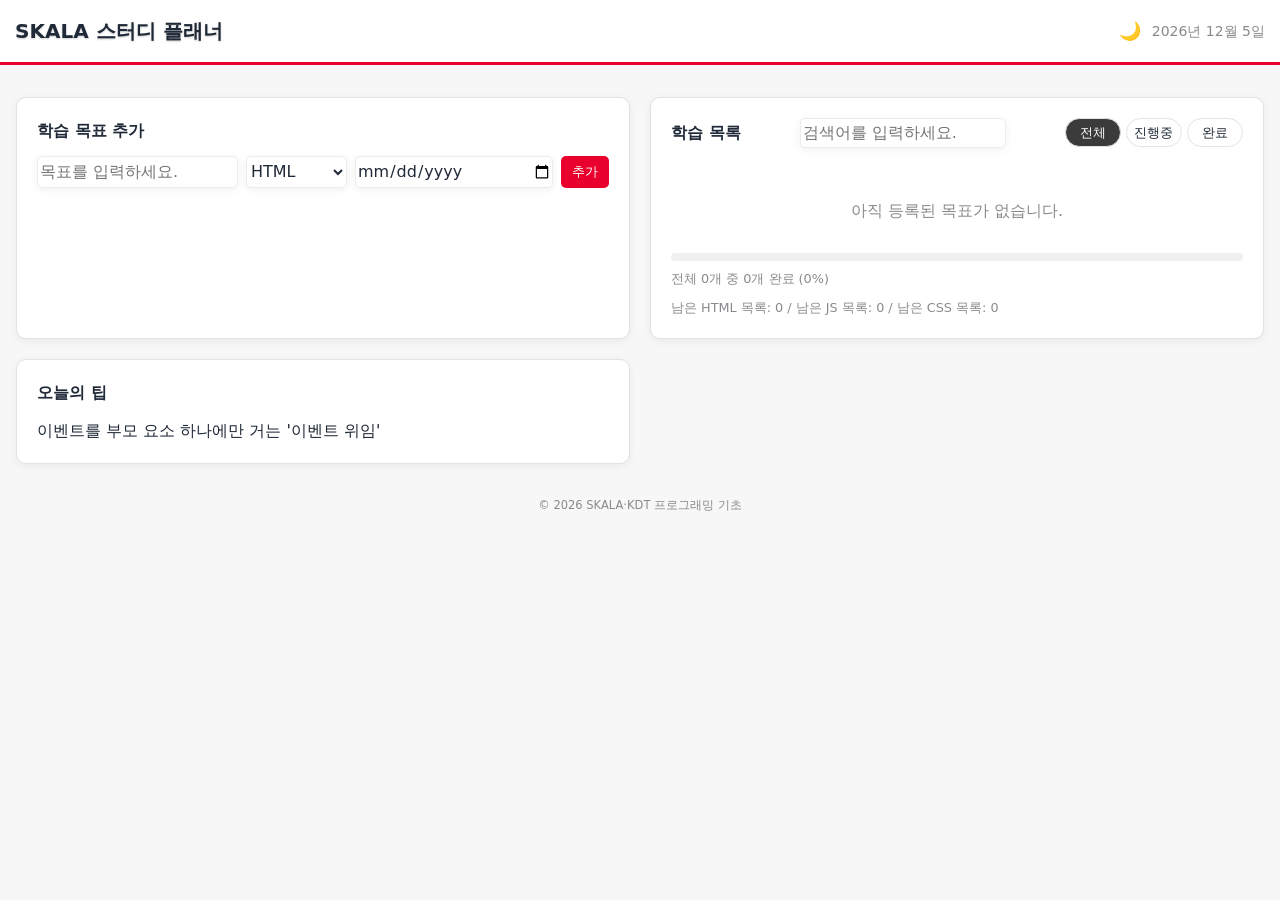
<file: 3. HTML_CSS_JS/index.html>
<!doctype html>
<html lang="ko">
  <head>
    <meta charset="UTF-8" />
    <meta name="viewport" content="width=device-width, initial-scale=1.0" />
    <title>SKALA 스터디 플래너</title>
    <link rel="stylesheet" href="css/style.css" />
  </head>
  <body>
    <header class="header">
      <h1 class="logo">SKALA 스터디 플래너</h1>
      <div class="item-tags">
        <button type="button" id="theme-toggle" aria-label="테마 전환">
          🌙
        </button>
        <p class="today" id="today">2026년 7월 17일</p>
      </div>
    </header>

    <main class="container">
      <section class="panel" aria-labelledby="form-title">
        <h2 id="form-title" class="panel-title">학습 목표 추가</h2>
        <form class="form" id="goal-form">
          <label for="goal-input" class="sr-only">학습 목표</label>
          <input
            type="text"
            placeholder="목표를 입력하세요."
            class="form-input"
            id="goal-input"
          />
          <label for="goal-category" class="sr-only">분류</label>
          <select id="goal-category" class="form-select">
            <option value="HTML">HTML</option>
            <option value="CSS">CSS</option>
            <option value="JS">Javacsript</option>
          </select>
          <label for="goal-due" class="sr-only">마감일</label>
          <input type="date" class="form-input" id="goal-due" />
          <button class="btn btn-primary" type="submit">추가</button>
        </form>
        <p class="form-error" id="form-error" hidden>
          목표를 한 글자 이상 입력해 주세요.
        </p>
      </section>

      <section class="panel" aria-labelledby="list-title">
        <div class="panel-head">
          <h2 id="list-title" class="panel-title">학습 목록</h2>
          <input
            type="text"
            id="search-input"
            class="filter-text"
            placeholder="검색어를 입력하세요."
          />
          <div
            class="tabs"
            id="filter-tabs"
            role="group"
            aria-label="목록 필터"
          >
            <button class="tab is-active" type="button" data-filter="all">
              전체
            </button>
            <button class="tab" type="button" data-filter="active">
              진행중
            </button>
            <button class="tab" type="button" data-filter="done">완료</button>
          </div>
        </div>
        <ul class="list" id="goal-list"></ul>
        <p class="list-empty" id="list-empty">아직 등록된 목표가 없습니다.</p>
        <div class="progress">
          <div class="progress-bar">
            <span class="progress-fill" id="progress-fill"></span>
          </div>
          <p class="progress-text" id="progress-text">전체 0개 중 0개 완료</p>
          <p class="rest-text" id="rest-text"></p>
        </div>
      </section>

      <section class="panel panel-tip">
        <h2 class="panel-title">오늘의 팁</h2>
        <p class="tip" id="tip">불러오는 중...</p>
      </section>
    </main>

    <footer class="footer">
      <p>&copy; 2026 SKALA·KDT 프로그래밍 기초</p>
    </footer>

    <script src="js/app.js"></script>
  </body>
</html>
</file>
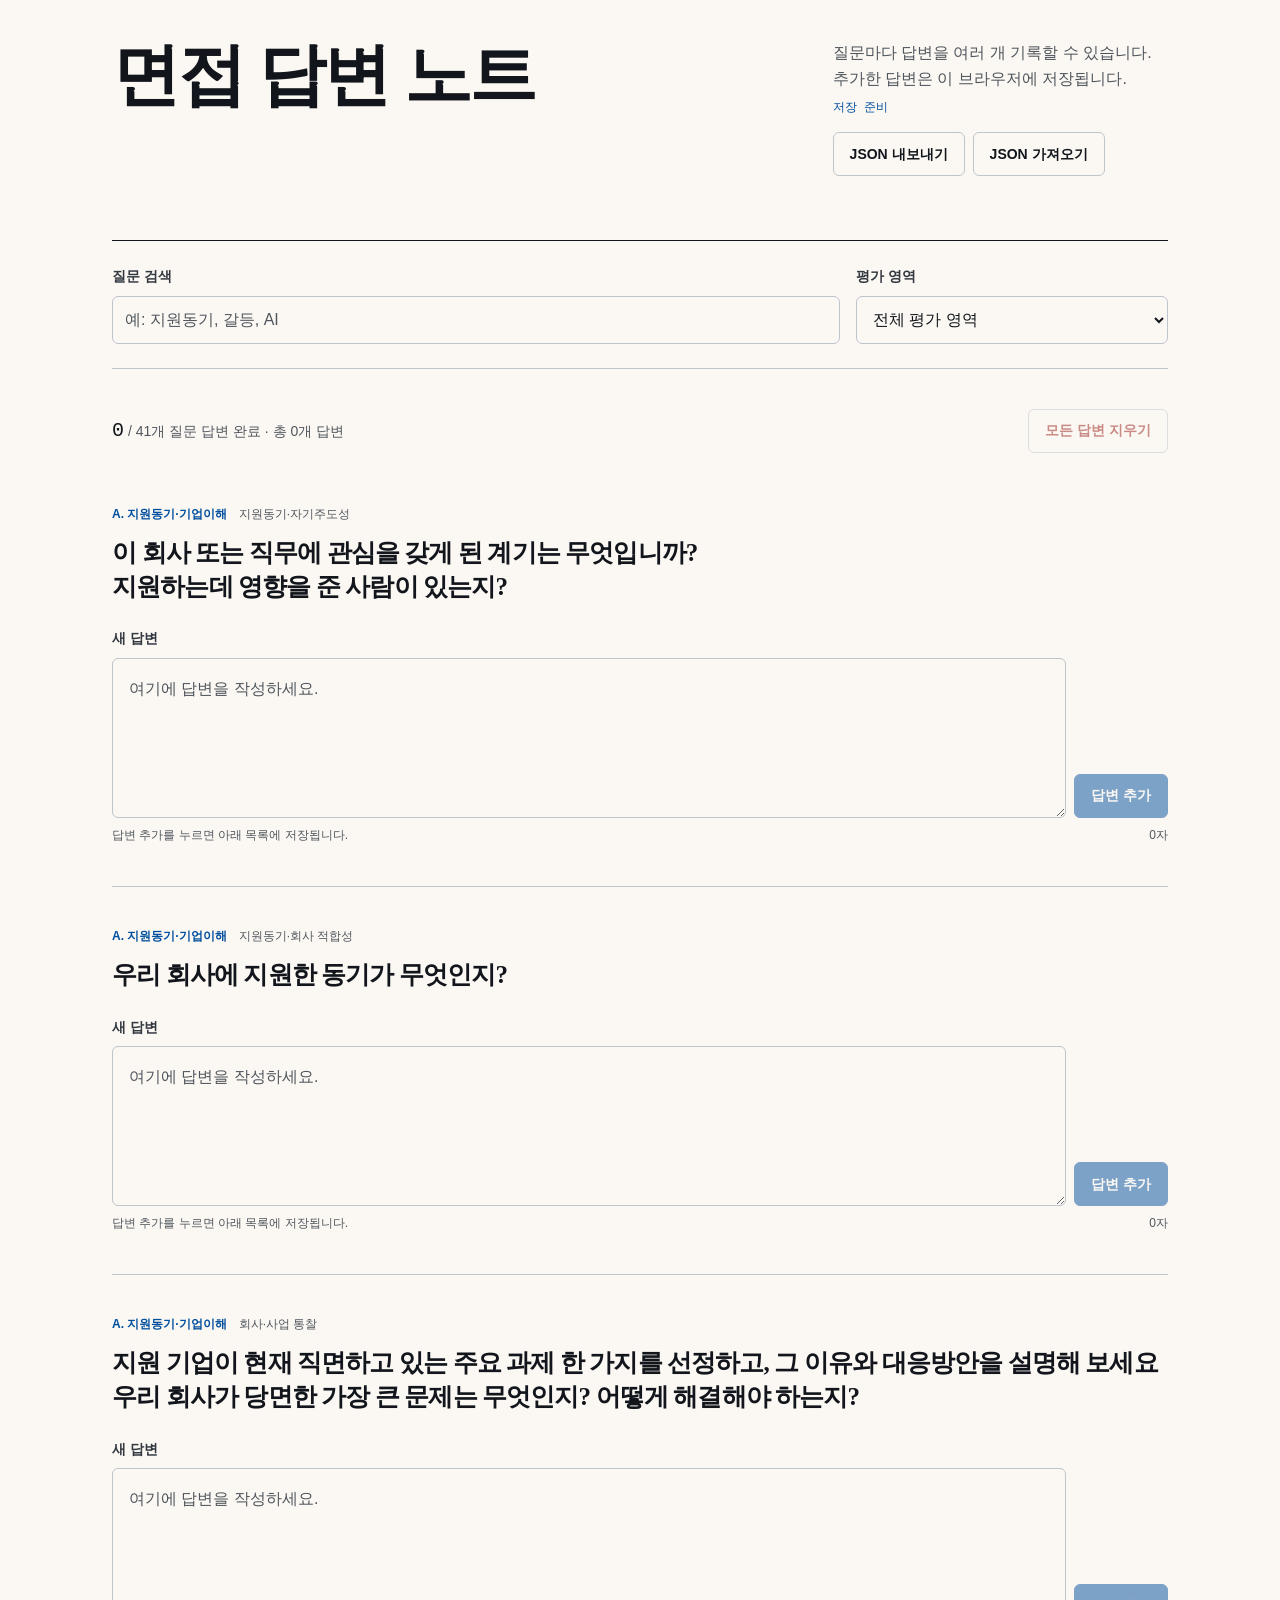
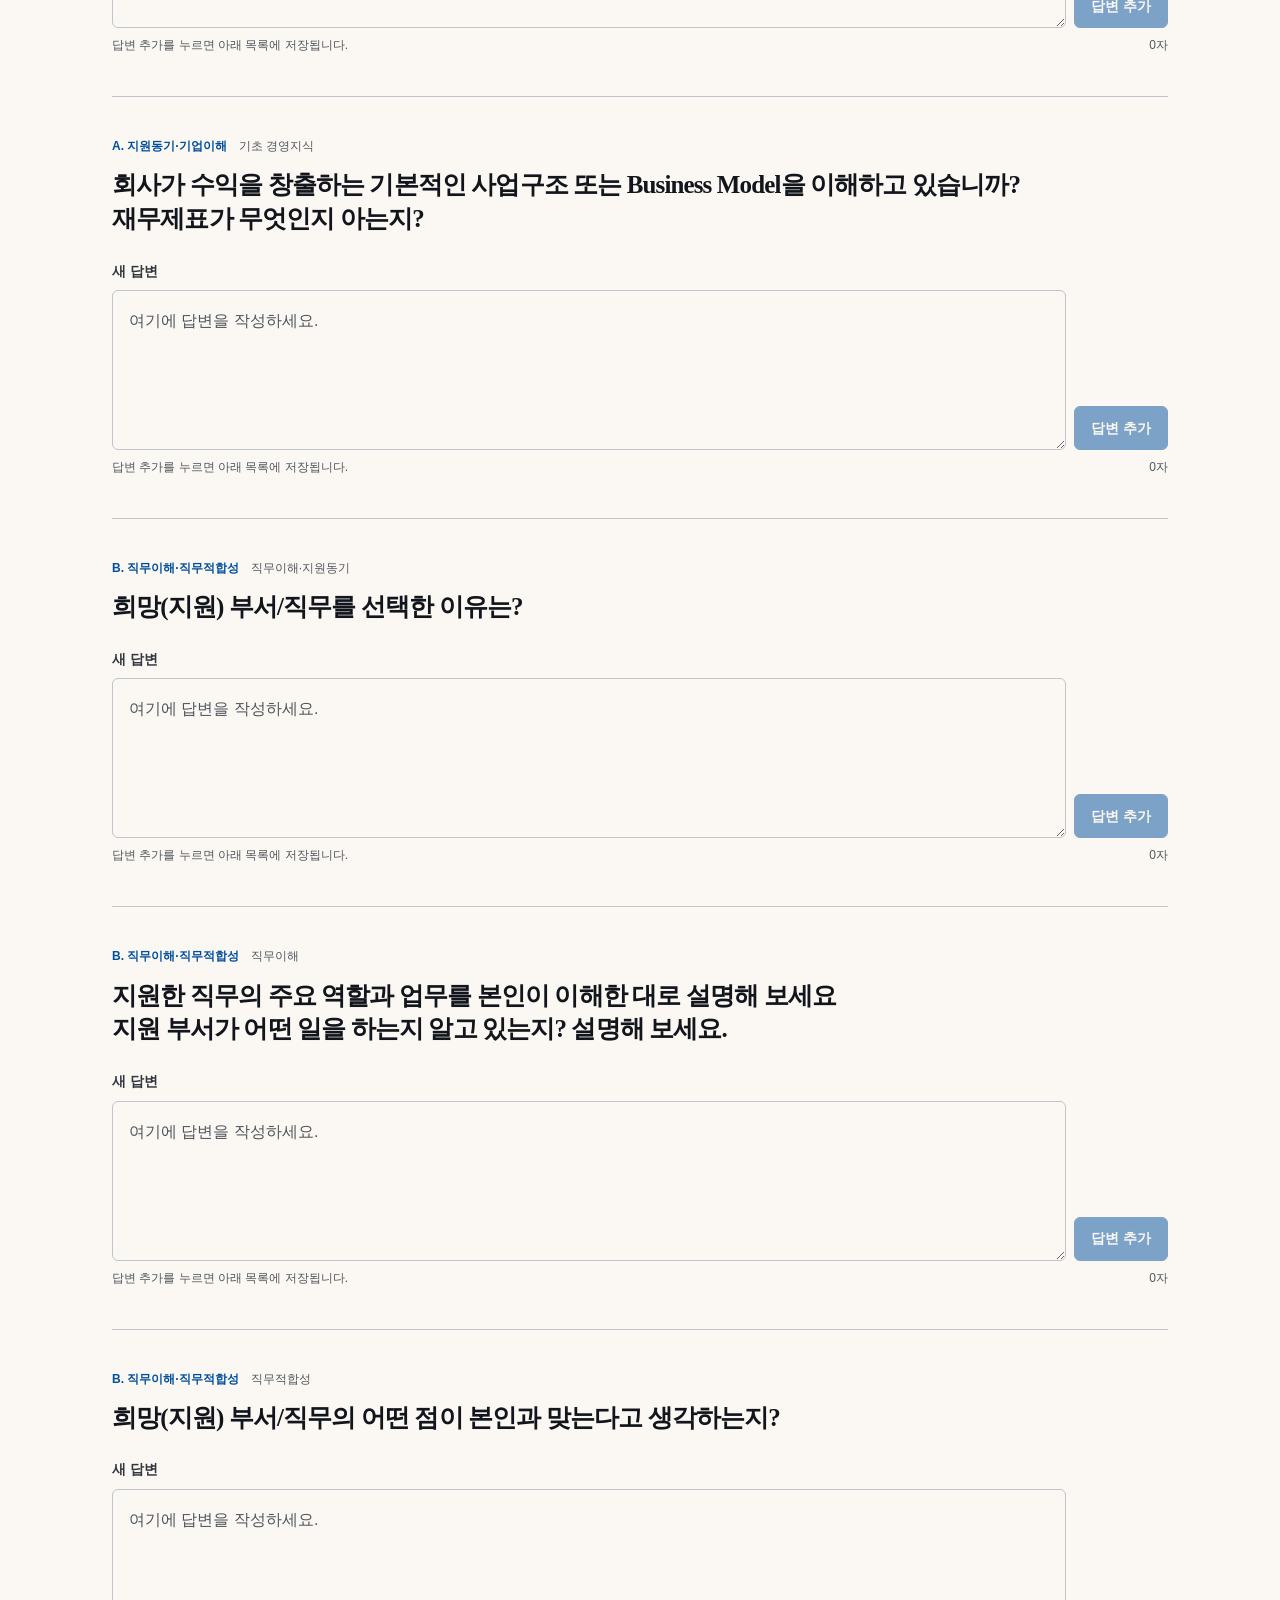
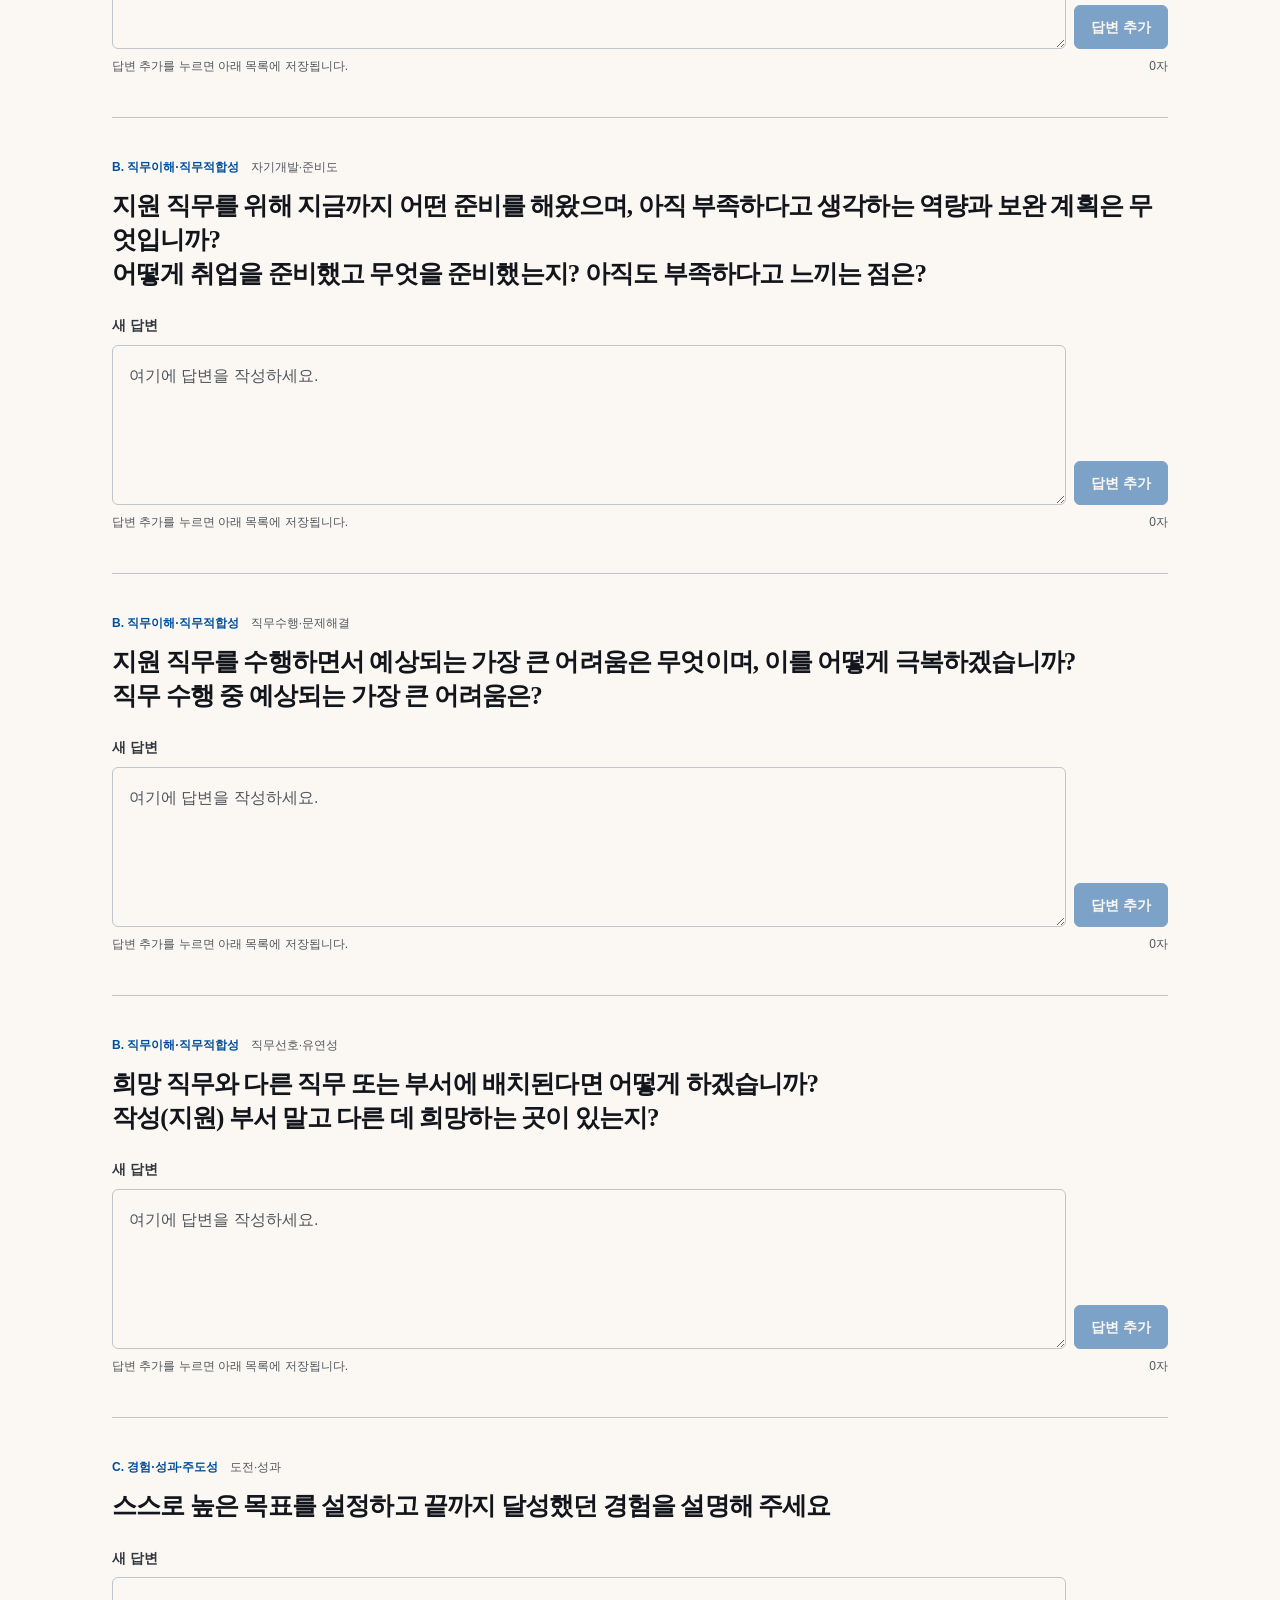
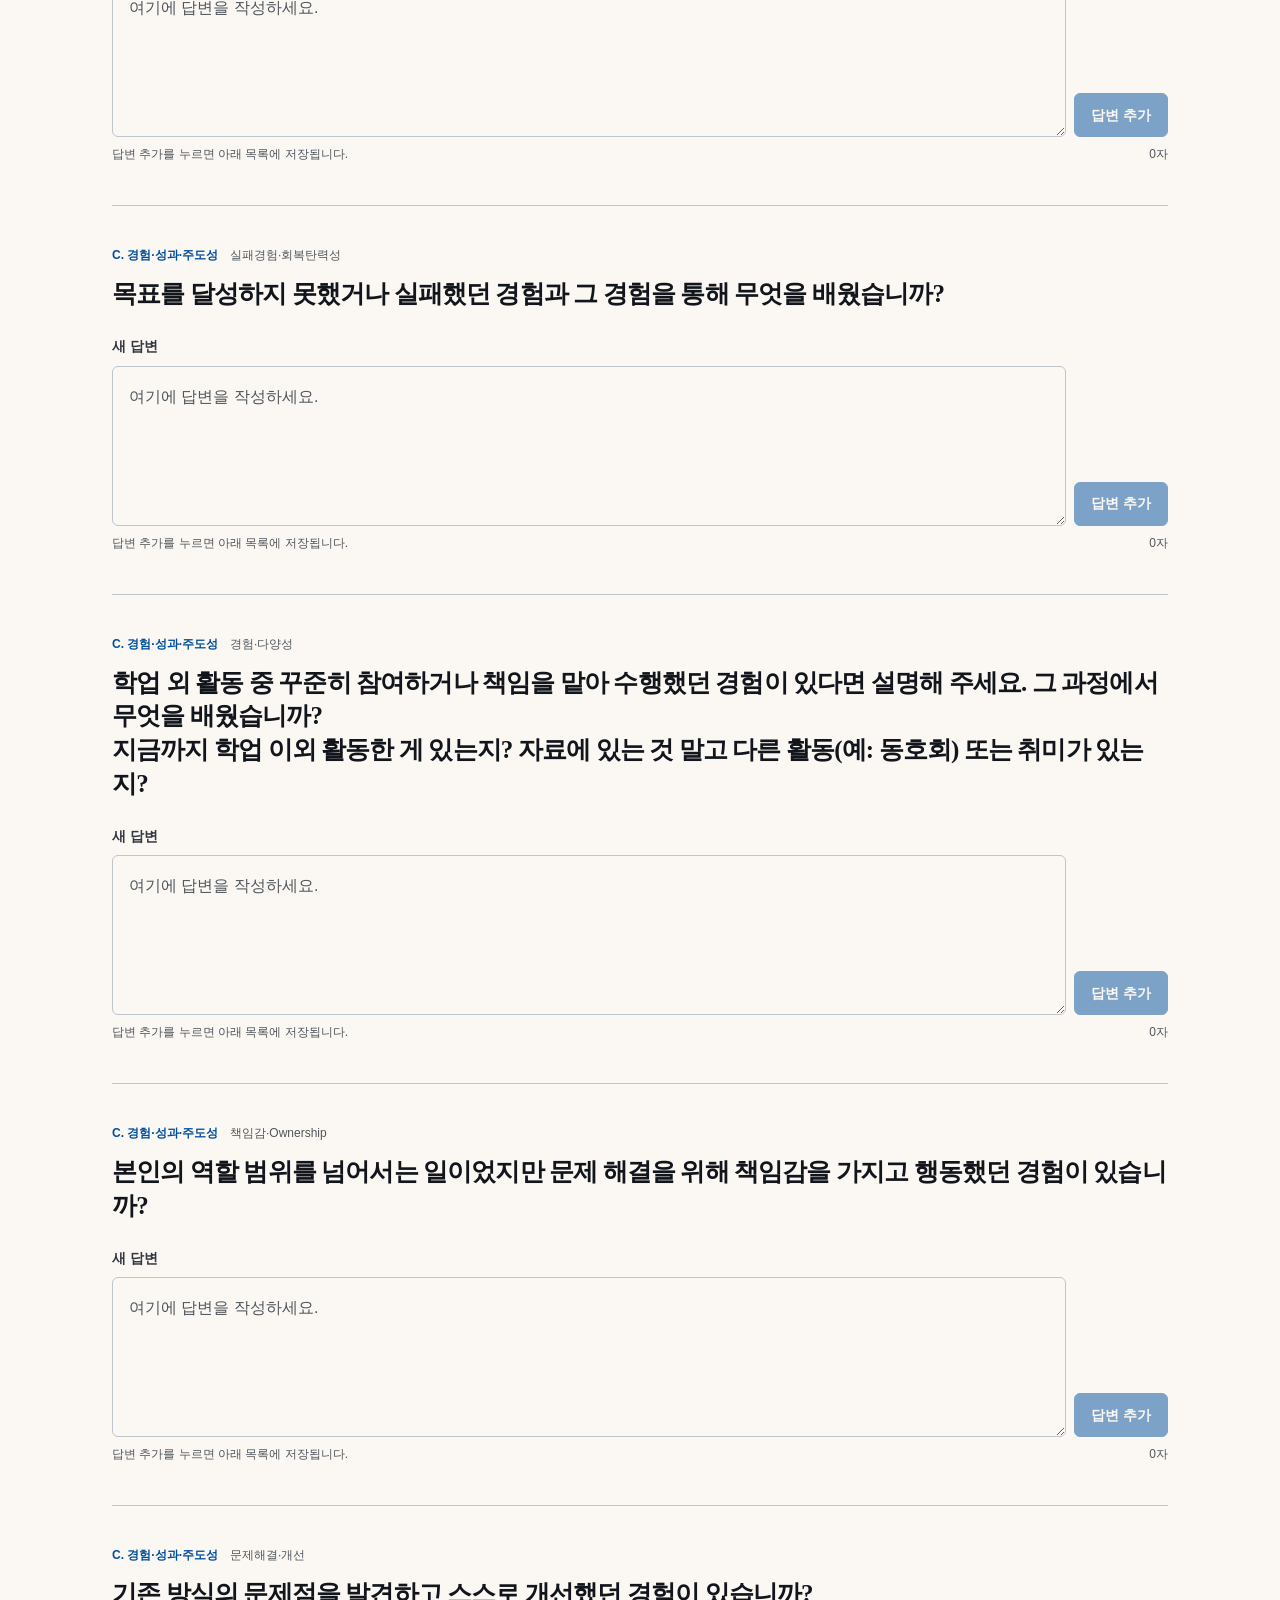
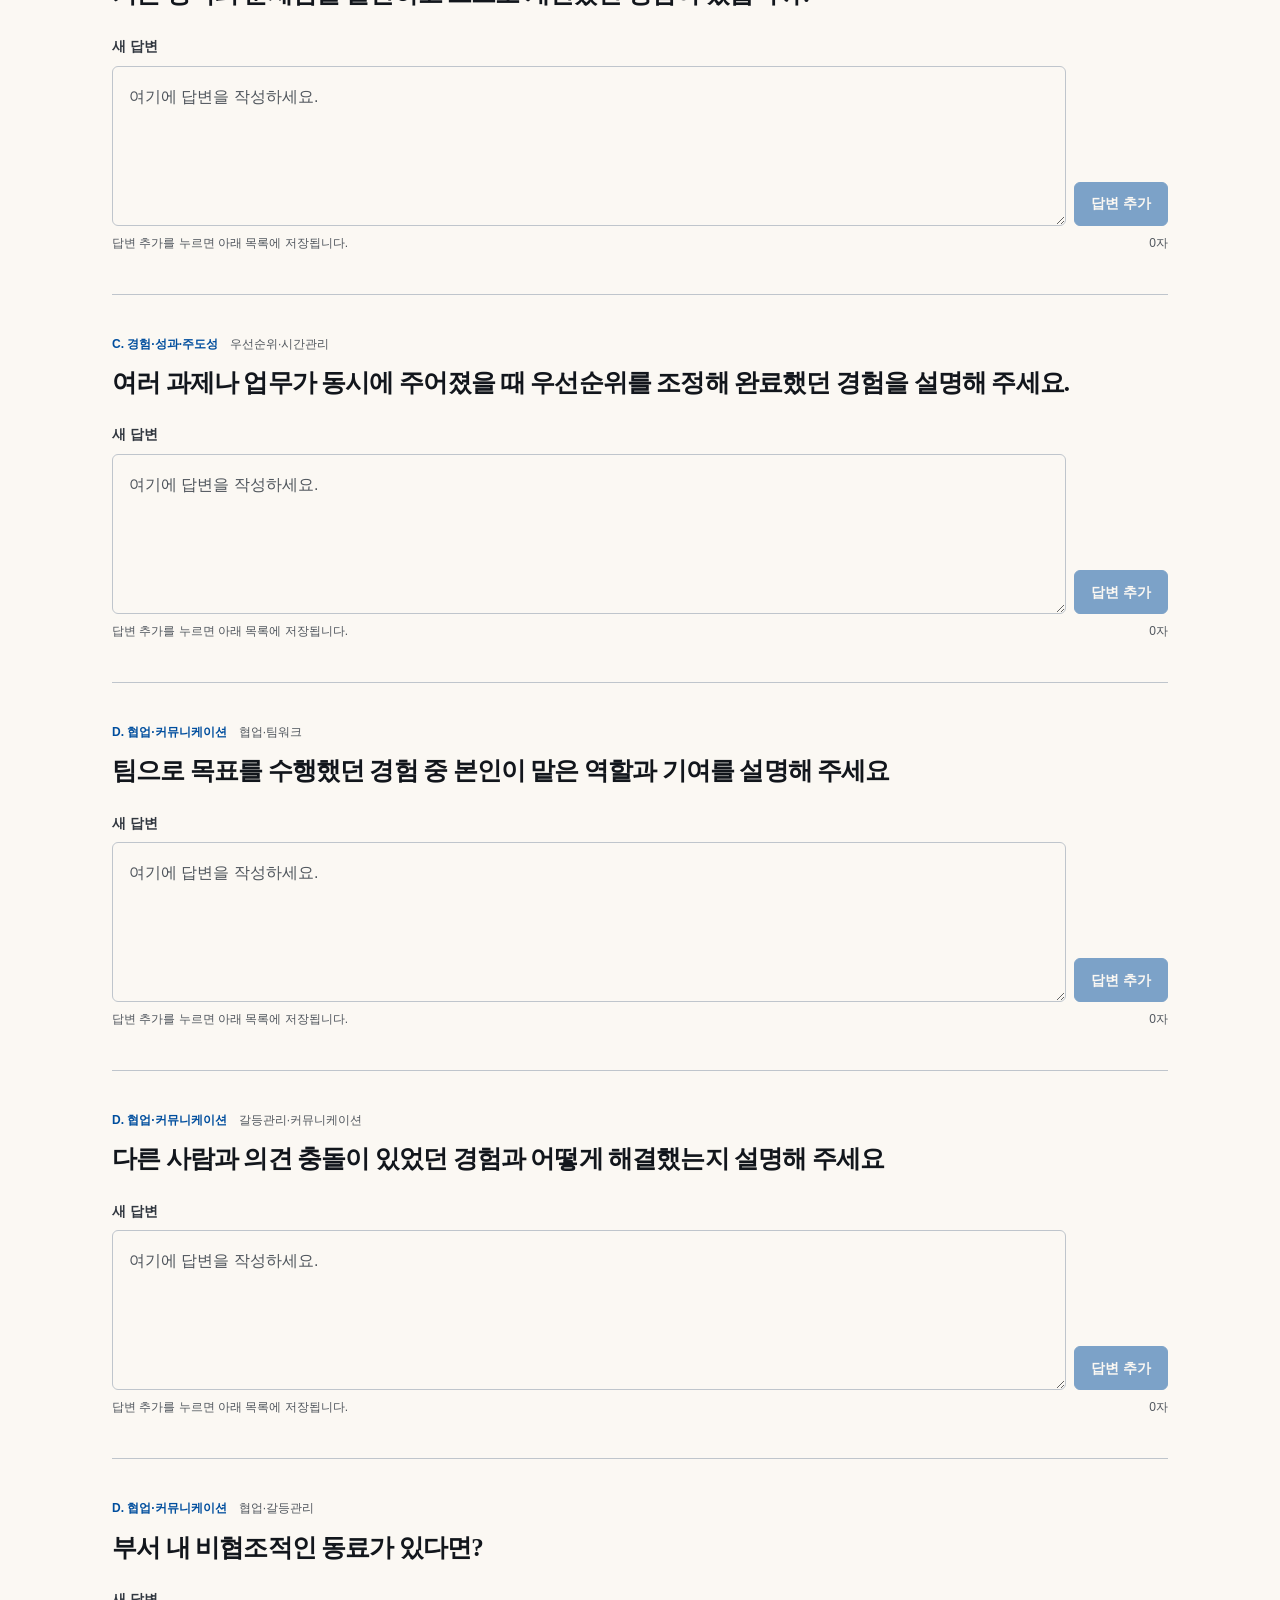
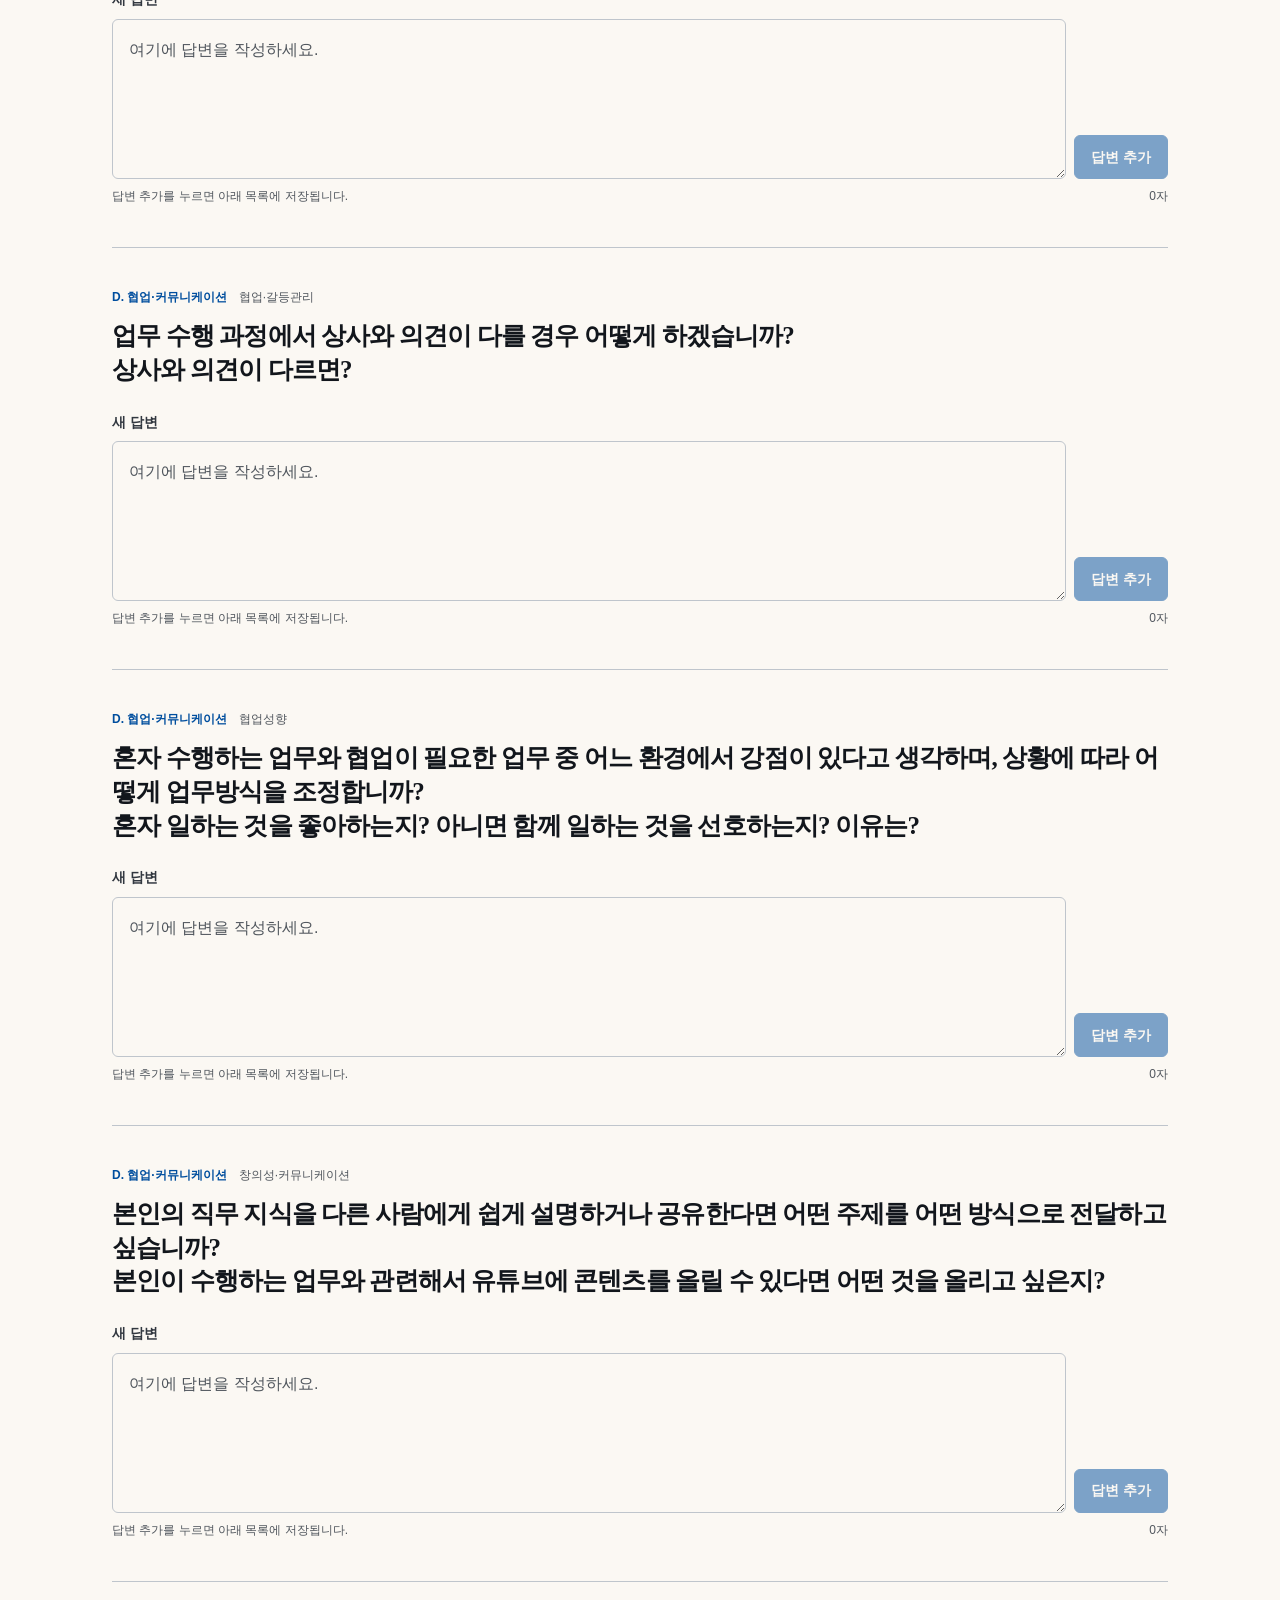
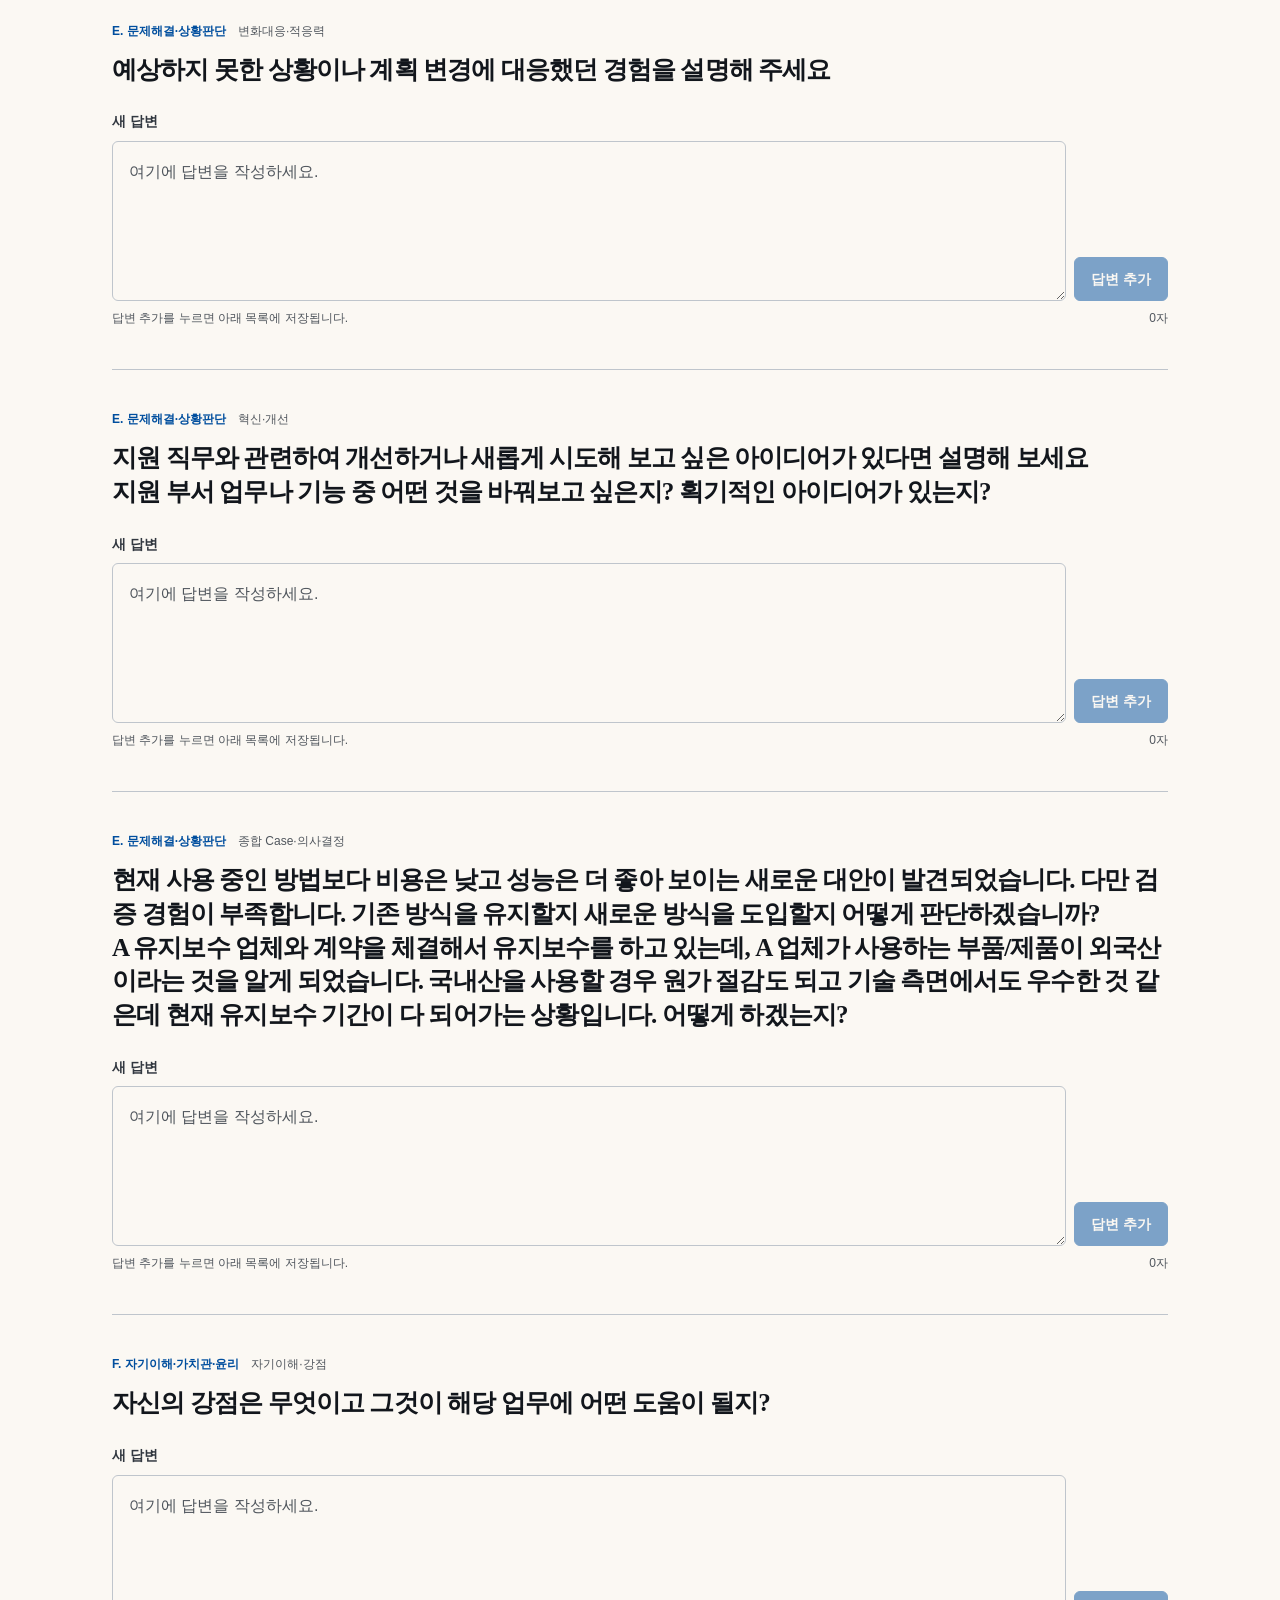
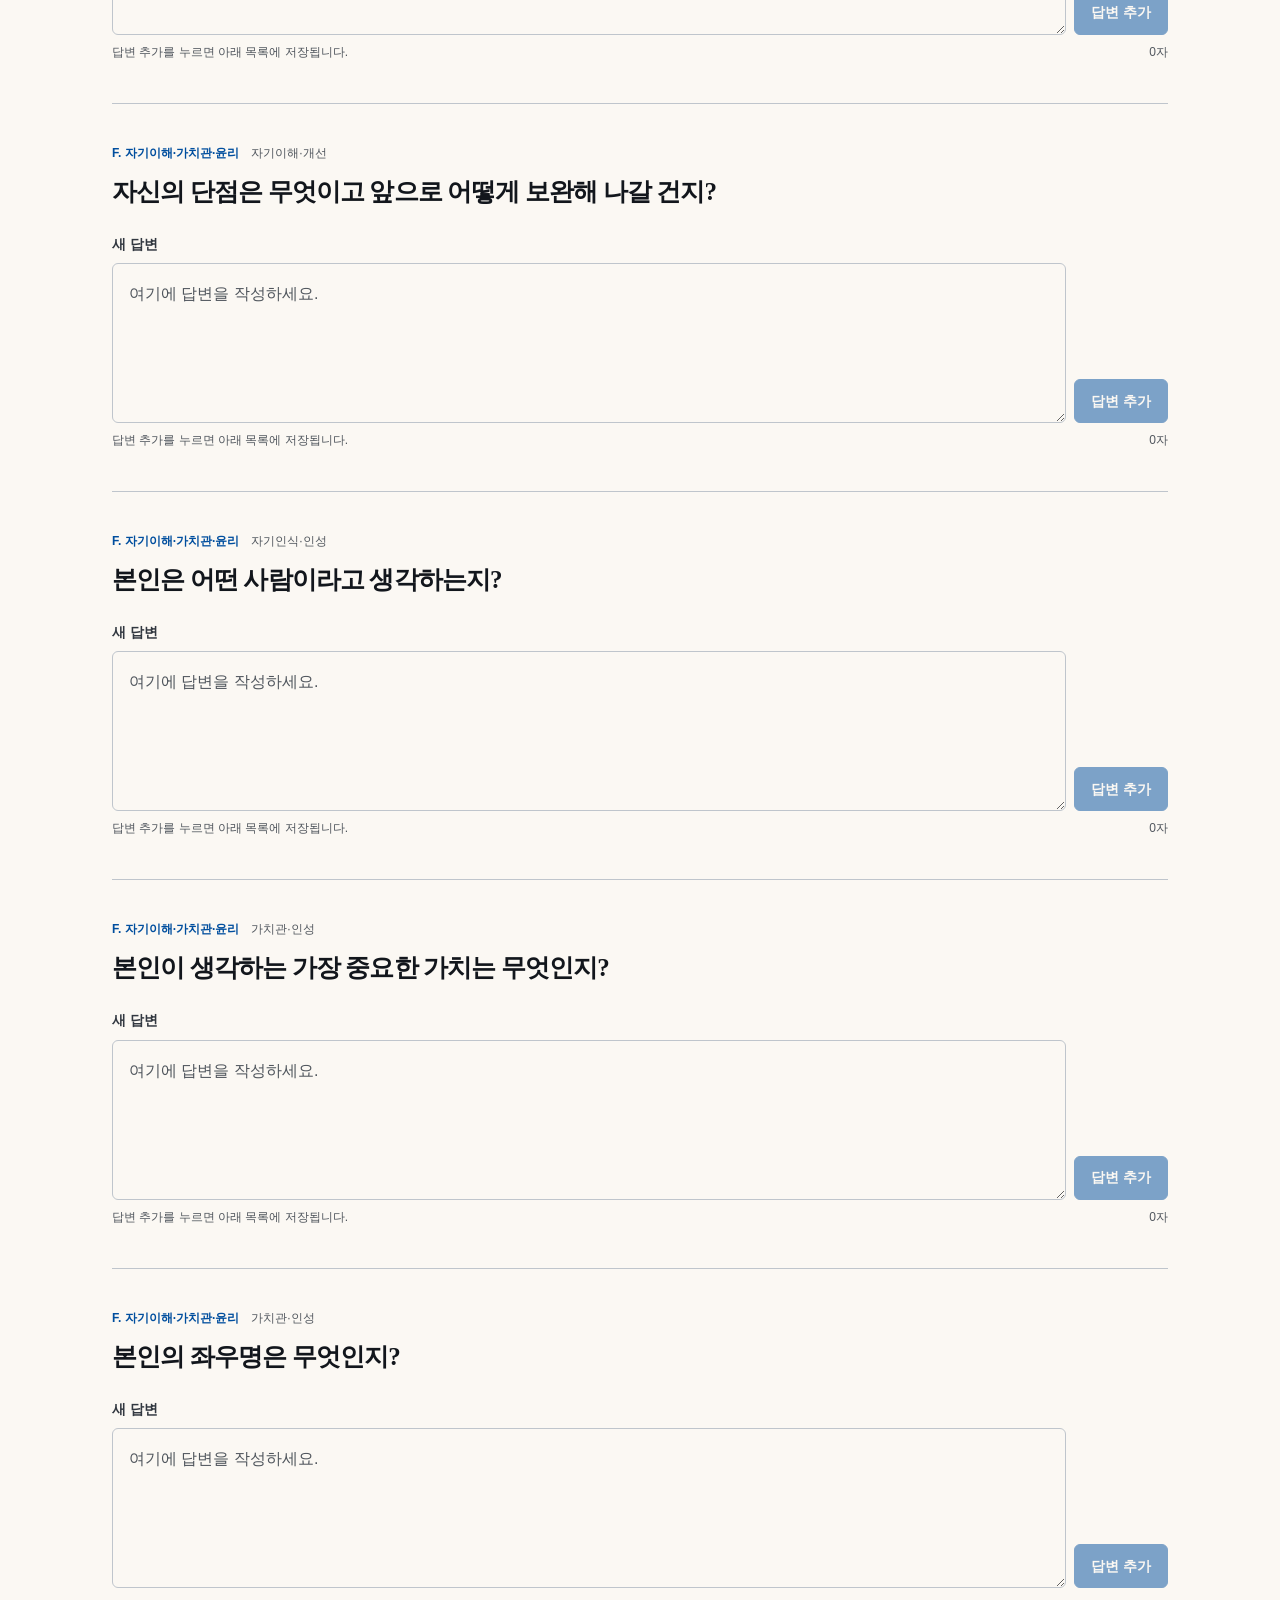
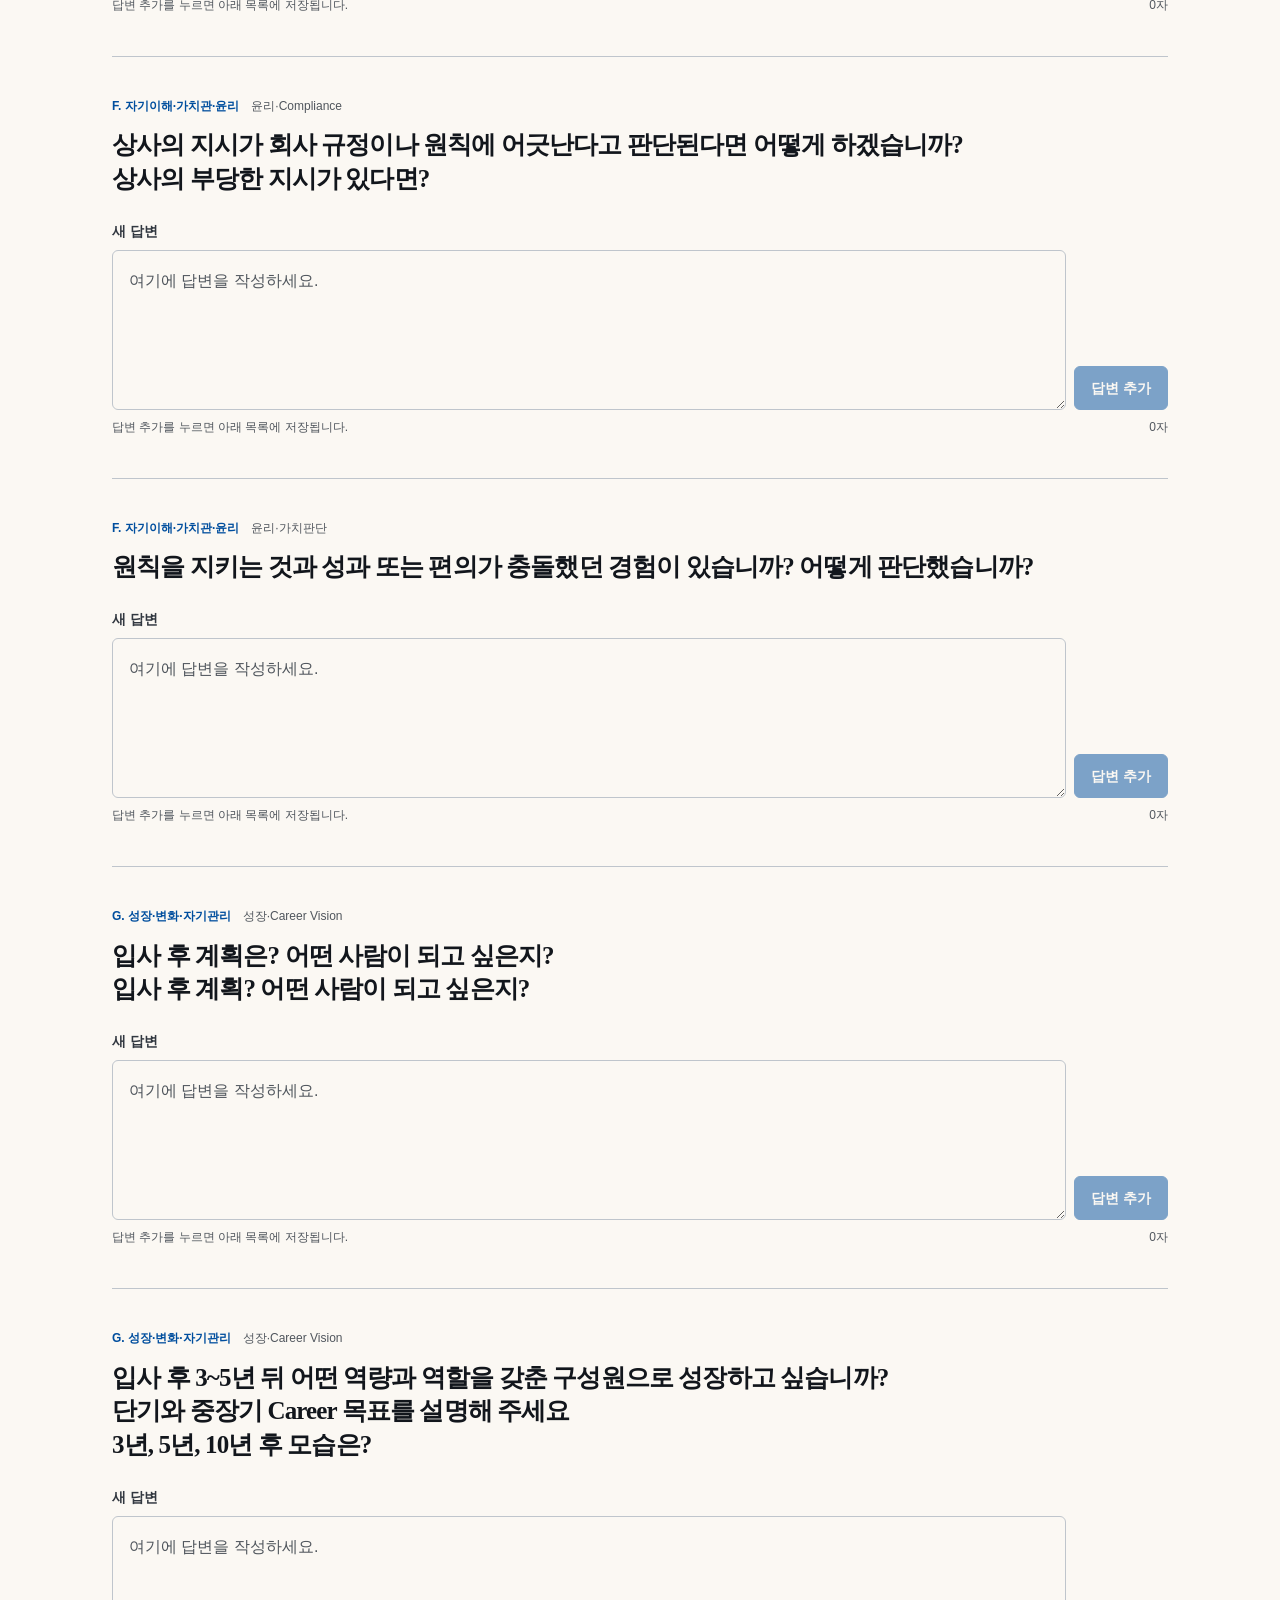
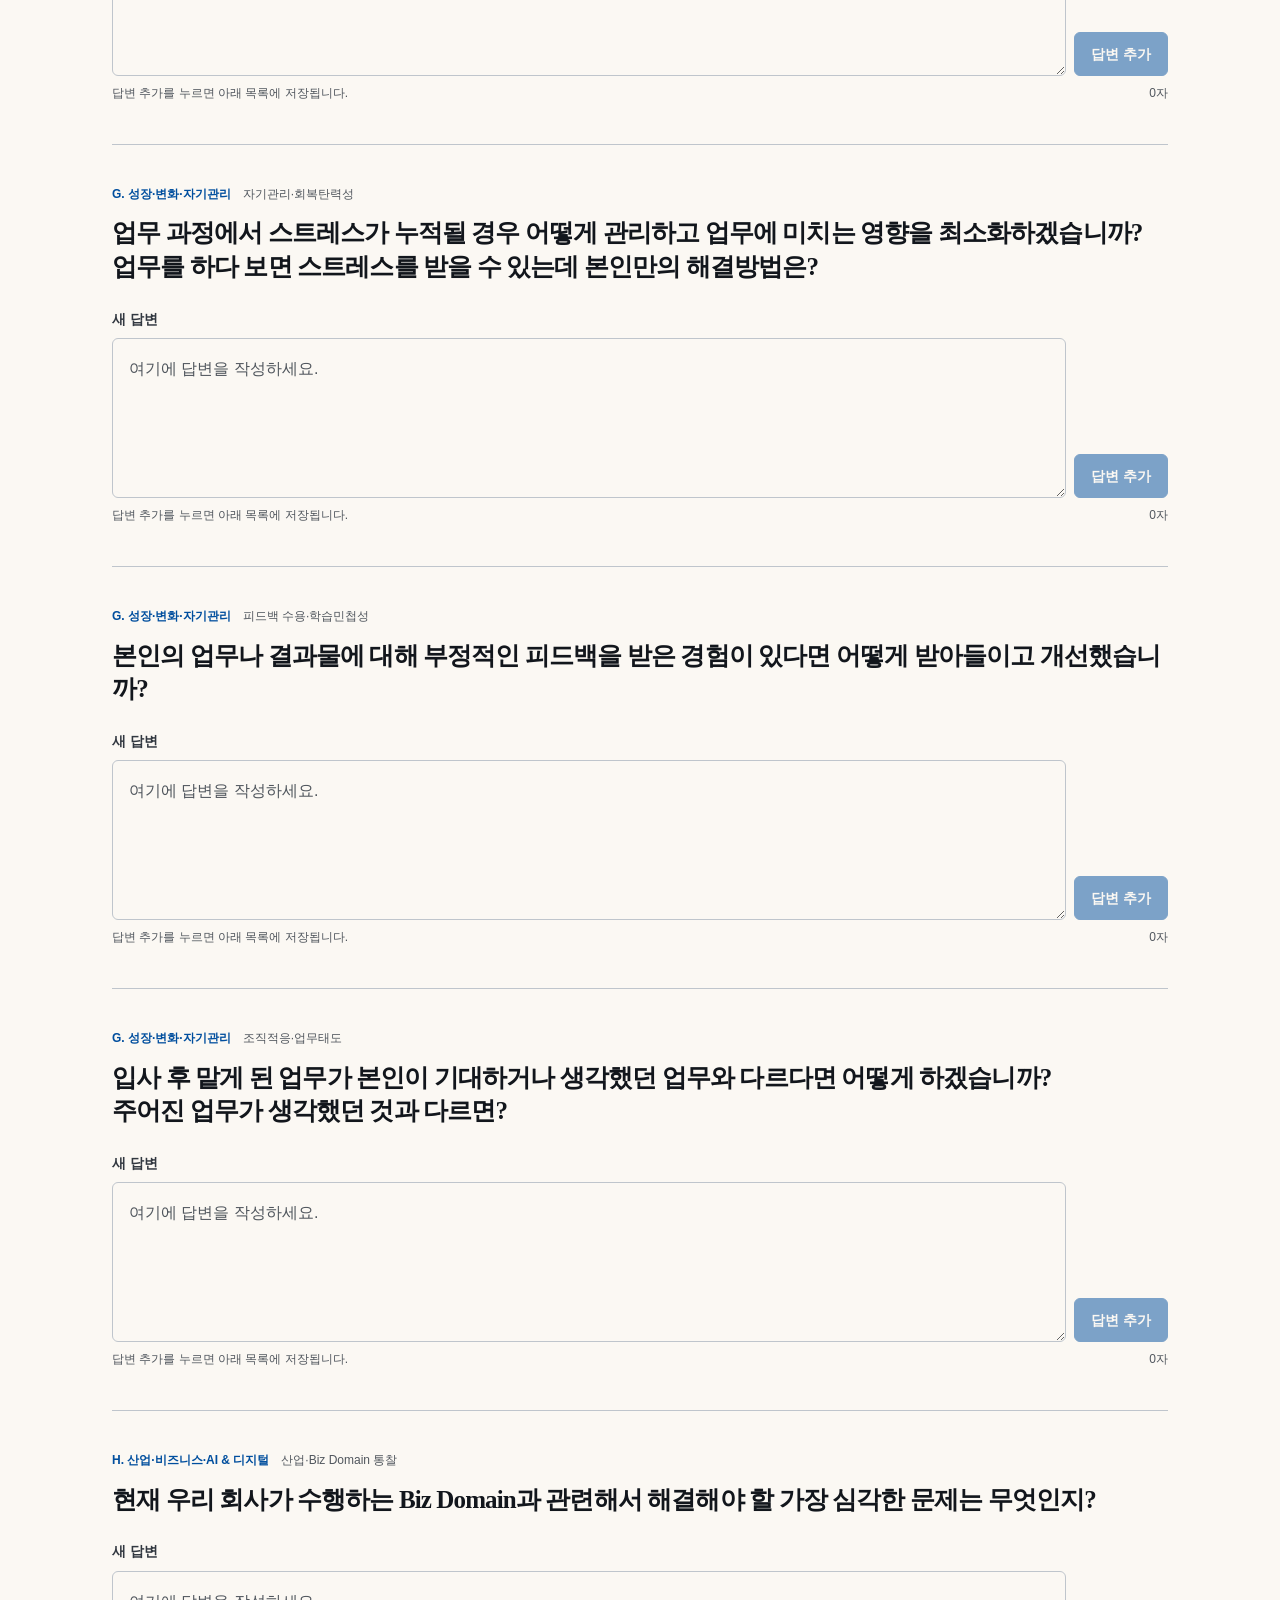
<file: 취업/index.html>
<!doctype html>
<html lang="ko">
<head>
  <meta charset="UTF-8">
  <meta name="viewport" content="width=device-width, initial-scale=1, viewport-fit=cover">
  <meta name="description" content="모의 면접 공통 질문에 답변을 작성하고 로컬에 저장하는 면접 답변 노트">
  <title>면접 답변 노트</title>
  <style>
    /* Hallmark · macrostructure: Conversational FAQ · tone: austere · anchor hue: blue
     * theme: Almanac · enrichment: none · pre-emit critique: P5 H5 E5 S5 R5 V5
     * contrast: pass · responsive: pass · single-file: user requested
     */
    :root {
      --paper: oklch(98% 0.008 85); --paper-2: oklch(95% 0.01 85);
      --ink: oklch(20% 0.014 255); --ink-2: oklch(34% 0.016 255);
      --muted: oklch(45% 0.014 255); --rule: oklch(82% 0.012 255);
      --accent: oklch(43% 0.15 253); --accent-soft: oklch(93% 0.035 253);
      --focus: oklch(54% 0.19 253); --danger: oklch(45% 0.16 28);
      --danger-soft: oklch(94% 0.03 28);
      --display: "Iowan Old Style", "Noto Serif KR", ui-serif, serif;
      --body: "Apple SD Gothic Neo", "Noto Sans KR", ui-sans-serif, sans-serif;
      --mono: "SFMono-Regular", ui-monospace, monospace;
      --xs: .5rem; --sm: .75rem; --md: 1rem; --lg: 1.5rem;
      --xl: 2.5rem; --2xl: 4rem; --fast: 120ms;
      --ease-out: cubic-bezier(.16, 1, .3, 1);
    }
    *, *::before, *::after { box-sizing: border-box; }
    html, body { overflow-x: clip; }
    html { scroll-behavior: smooth; }
    body { margin: 0; min-width: 20rem; min-height: 100dvh; background: var(--paper); color: var(--ink); font: 1rem/1.6 var(--body); }
    button, input, select, textarea { font: inherit; }
    button, input, select, textarea { border: 1px solid var(--rule); outline: 2px solid transparent; outline-offset: 2px; }
    :focus-visible { outline-color: var(--focus); }
    .page { width: min(100% - 2rem, 66rem); margin-inline: auto; }
    .masthead { display: grid; grid-template-columns: minmax(0, 1fr); gap: var(--lg); padding-block: var(--xl) var(--2xl); border-block-end: 1px solid var(--ink); }
    h1, h2 { min-width: 0; margin: 0; overflow-wrap: anywhere; font-family: var(--display); font-style: normal; letter-spacing: -.035em; }
    h1 { font-size: clamp(2.25rem, 6vw, 4.25rem); line-height: 1.05; }
    h2 { font-size: 1.5625rem; line-height: 1.35; white-space: pre-line; }
    .masthead__aside { display: flex; flex-direction: column; align-items: flex-start; justify-content: flex-end; gap: var(--xs); color: var(--muted); }
    .masthead__aside p { max-width: 48ch; margin: 0; }
    .save-status { color: var(--accent); font: .75rem var(--mono); font-variant-numeric: tabular-nums; }
    .top-actions { display: flex; flex-wrap: wrap; gap: var(--xs); margin-block-start: var(--xs); }
    .action-button { min-height: 2.75rem; padding-inline: var(--md); border-radius: .375rem; background: var(--paper); color: var(--ink); cursor: pointer; font-size: .875rem; font-weight: 700; white-space: nowrap; transition: background-color var(--fast) var(--ease-out), transform var(--fast) var(--ease-out); }
    .action-button:active { transform: translateY(1px); }
    .action-button:disabled { opacity: .5; cursor: not-allowed; }
    .file-input { display: none; }
    .toolbar { display: grid; grid-template-columns: minmax(0, 1fr); gap: var(--md); padding-block: var(--lg); border-block-end: 1px solid var(--rule); }
    .field, .answer-field { display: grid; gap: var(--xs); min-width: 0; }
    label { color: var(--ink-2); font-size: .875rem; font-weight: 700; }
    input, select, textarea { width: 100%; border-radius: .375rem; background: var(--paper); color: var(--ink); }
    input, select { min-height: 3rem; padding-inline: var(--sm); }
    textarea { min-height: 10rem; padding: var(--md); resize: vertical; line-height: 1.7; }
    input::placeholder, textarea::placeholder { color: var(--muted); }
    input:focus-visible, select:focus-visible, textarea:focus-visible { border-color: var(--accent); }
    input:disabled, select:disabled, textarea:disabled { opacity: .5; cursor: not-allowed; background: var(--paper-2); }
    textarea[data-filled="true"] { border-color: var(--accent); background: var(--accent-soft); color: var(--ink); }
    .answer-compose { display: grid; grid-template-columns: minmax(0, 1fr); gap: var(--xs); align-items: end; }
    .answer-compose__actions { display: flex; gap: var(--xs); }
    .add-button { min-height: 2.75rem; padding-inline: var(--md); border-radius: .375rem; border-color: var(--accent); background: var(--accent); color: var(--paper); cursor: pointer; font-size: .875rem; font-weight: 700; white-space: nowrap; transition: background-color var(--fast) var(--ease-out), transform var(--fast) var(--ease-out); }
    .add-button:active { transform: translateY(1px); }
    .add-button:disabled { opacity: .5; cursor: not-allowed; }
    .cancel-button { min-height: 2.75rem; padding-inline: var(--sm); border-radius: .375rem; background: var(--paper); color: var(--muted); cursor: pointer; font-size: .875rem; white-space: nowrap; }
    .saved-answers { display: grid; gap: var(--xs); margin-block-start: var(--md); }
    .saved-answers__title { margin: 0; color: var(--ink-2); font-size: .875rem; }
    .answer-item { display: grid; gap: var(--sm); padding: var(--md); border-block-start: 1px solid var(--rule); background: var(--paper-2); color: var(--ink); }
    .answer-item__text { margin: 0; white-space: pre-wrap; overflow-wrap: anywhere; }
    .answer-item__foot { display: flex; align-items: center; justify-content: space-between; gap: var(--sm); color: var(--muted); font-size: .75rem; }
    .answer-item__actions { display: flex; gap: var(--xs); opacity: 0; pointer-events: none; transition: opacity var(--fast) var(--ease-out); }
    .answer-item:hover .answer-item__actions, .answer-item:focus-within .answer-item__actions { opacity: 1; pointer-events: auto; }
    .item-button { min-height: 2.75rem; padding-inline: var(--sm); border-radius: .375rem; background: var(--paper); color: var(--ink-2); cursor: pointer; font-size: .75rem; font-weight: 700; white-space: nowrap; }
    .item-button--delete { color: var(--danger); }
    .progress { display: flex; align-items: center; justify-content: space-between; gap: var(--md); padding-block: var(--xl) var(--sm); color: var(--muted); font-size: .875rem; }
    .progress strong { color: var(--ink); font: 1.25rem var(--mono); font-variant-numeric: tabular-nums; }
    .clear-button { min-height: 2.75rem; padding-inline: var(--md); border-radius: .375rem; background: transparent; color: var(--danger); cursor: pointer; font-size: .875rem; font-weight: 700; white-space: nowrap; transition: background-color var(--fast) var(--ease-out), transform var(--fast) var(--ease-out); }
    .clear-button:active { transform: translateY(1px); }
    .clear-button:disabled { opacity: .5; cursor: not-allowed; }
    .question-list { display: grid; }
    .question { display: grid; grid-template-columns: minmax(0, 1fr); gap: var(--lg); padding-block: var(--xl); border-block-end: 1px solid var(--rule); }
    .question__head { display: grid; align-content: start; gap: var(--sm); min-width: 0; }
    .question__meta { display: flex; flex-wrap: wrap; gap: var(--xs) var(--sm); color: var(--muted); font-size: .75rem; }
    .question__area { color: var(--accent); font-weight: 800; }
    .answer-field__foot { display: flex; justify-content: space-between; gap: var(--sm); min-height: 1.25rem; color: var(--muted); font-size: .75rem; }
    .empty-state { padding-block: var(--2xl); color: var(--muted); text-align: center; }
    .footnote { display: flex; justify-content: space-between; gap: var(--md); padding-block: var(--lg) var(--2xl); color: var(--muted); font-size: .75rem; }
    @media (hover: hover) and (pointer: fine) {
      input:hover, select:hover, textarea:hover { background: var(--paper-2); }
      textarea[data-filled="true"]:hover { background: var(--accent-soft); }
      .action-button:hover { background: var(--accent-soft); color: var(--ink); }
      .add-button:hover { background: var(--ink); color: var(--paper); }
      .item-button:hover { background: var(--accent-soft); color: var(--ink); }
      .item-button--delete:hover { background: var(--danger-soft); color: var(--danger); }
      .clear-button:hover { background: var(--danger-soft); color: var(--danger); }
    }
    @media (min-width: 44rem) {
      .masthead { grid-template-columns: minmax(0, 1.35fr) minmax(16rem, .65fr); }
      .toolbar { grid-template-columns: minmax(0, 1.4fr) minmax(15rem, .6fr); }
      .answer-compose { grid-template-columns: minmax(0, 1fr) auto; }
      .answer-compose__actions { flex-direction: column; }
    }
    @media (max-width: 43.999rem) {
      .page { width: min(100% - 1.5rem, 66rem); }
      .footnote { flex-direction: column; }
    }
    @media (hover: none), (pointer: coarse) { .answer-item__actions { opacity: 1; pointer-events: auto; } }
    @media (prefers-reduced-motion: reduce) {
      html { scroll-behavior: auto; }
      *, *::before, *::after { transition-duration: .01ms !important; }
    }
  </style>
</head>
<body>
  <div class="page">
    <header class="masthead">
      <h1>면접 답변 노트</h1>
      <div class="masthead__aside">
        <p>질문마다 답변을 여러 개 기록할 수 있습니다. 추가한 답변은 이 브라우저에 저장됩니다.</p>
        <span class="save-status" id="save-status" role="status" aria-live="polite">저장 준비</span>
        <div class="top-actions">
          <button class="action-button" id="export-button" type="button">JSON 내보내기</button>
          <button class="action-button" id="import-button" type="button">JSON 가져오기</button>
          <input class="file-input" id="import-input" type="file" accept="application/json,.json">
        </div>
      </div>
    </header>
    <main>
      <section class="toolbar" aria-label="질문 필터">
        <div class="field">
          <label for="search">질문 검색</label>
          <input id="search" type="search" placeholder="예: 지원동기, 갈등, AI" autocomplete="off">
        </div>
        <div class="field">
          <label for="area-filter">평가 영역</label>
          <select id="area-filter"><option value="all">전체 평가 영역</option></select>
        </div>
      </section>
      <div class="progress">
        <span><strong id="answered-count">0</strong> / <span id="total-count">41</span>개 질문 답변 완료 · 총 <span id="response-count">0</span>개 답변</span>
        <button class="clear-button" id="clear-button" type="button">모든 답변 지우기</button>
      </div>
      <section class="question-list" id="question-list" aria-label="모의 면접 공통 질문"></section>
    </main>
    <footer class="footnote">
      <span>답변은 서버로 전송되지 않으며 현재 브라우저에만 저장됩니다.</span>
      <span>질문 출처: interview_common_question.csv</span>
    </footer>
  </div>
  <script>
    const STORAGE_KEY = "interview-answer-note.v1";
    const questions = [
      {id:1,area:"A. 지원동기·기업이해",type:"지원동기·자기주도성",title:"이 회사 또는 직무에 관심을 갖게 된 계기는 무엇입니까?\n지원하는데 영향을 준 사람이 있는지?"},
      {id:2,area:"A. 지원동기·기업이해",type:"지원동기·회사 적합성",title:"우리 회사에 지원한 동기가 무엇인지?"},
      {id:3,area:"A. 지원동기·기업이해",type:"회사·사업 통찰",title:"지원 기업이 현재 직면하고 있는 주요 과제 한 가지를 선정하고, 그 이유와 대응방안을 설명해 보세요\n우리 회사가 당면한 가장 큰 문제는 무엇인지? 어떻게 해결해야 하는지?"},
      {id:4,area:"A. 지원동기·기업이해",type:"기초 경영지식",title:"회사가 수익을 창출하는 기본적인 사업구조 또는 Business Model을 이해하고 있습니까?\n재무제표가 무엇인지 아는지?"},
      {id:5,area:"B. 직무이해·직무적합성",type:"직무이해·지원동기",title:"희망(지원) 부서/직무를 선택한 이유는?"},
      {id:6,area:"B. 직무이해·직무적합성",type:"직무이해",title:"지원한 직무의 주요 역할과 업무를 본인이 이해한 대로 설명해 보세요\n지원 부서가 어떤 일을 하는지 알고 있는지? 설명해 보세요."},
      {id:7,area:"B. 직무이해·직무적합성",type:"직무적합성",title:"희망(지원) 부서/직무의 어떤 점이 본인과 맞는다고 생각하는지?"},
      {id:8,area:"B. 직무이해·직무적합성",type:"자기개발·준비도",title:"지원 직무를 위해 지금까지 어떤 준비를 해왔으며, 아직 부족하다고 생각하는 역량과 보완 계획은 무엇입니까?\n어떻게 취업을 준비했고 무엇을 준비했는지? 아직도 부족하다고 느끼는 점은?"},
      {id:9,area:"B. 직무이해·직무적합성",type:"직무수행·문제해결",title:"지원 직무를 수행하면서 예상되는 가장 큰 어려움은 무엇이며, 이를 어떻게 극복하겠습니까?\n직무 수행 중 예상되는 가장 큰 어려움은?"},
      {id:10,area:"B. 직무이해·직무적합성",type:"직무선호·유연성",title:"희망 직무와 다른 직무 또는 부서에 배치된다면 어떻게 하겠습니까?\n작성(지원) 부서 말고 다른 데 희망하는 곳이 있는지?"},
      {id:11,area:"C. 경험·성과·주도성",type:"도전·성과",title:"스스로 높은 목표를 설정하고 끝까지 달성했던 경험을 설명해 주세요"},
      {id:12,area:"C. 경험·성과·주도성",type:"실패경험·회복탄력성",title:"목표를 달성하지 못했거나 실패했던 경험과 그 경험을 통해 무엇을 배웠습니까?"},
      {id:13,area:"C. 경험·성과·주도성",type:"경험·다양성",title:"학업 외 활동 중 꾸준히 참여하거나 책임을 맡아 수행했던 경험이 있다면 설명해 주세요. 그 과정에서 무엇을 배웠습니까?\n지금까지 학업 이외 활동한 게 있는지? 자료에 있는 것 말고 다른 활동(예: 동호회) 또는 취미가 있는지?"},
      {id:14,area:"C. 경험·성과·주도성",type:"책임감·Ownership",title:"본인의 역할 범위를 넘어서는 일이었지만 문제 해결을 위해 책임감을 가지고 행동했던 경험이 있습니까?"},
      {id:15,area:"C. 경험·성과·주도성",type:"문제해결·개선",title:"기존 방식의 문제점을 발견하고 스스로 개선했던 경험이 있습니까?"},
      {id:16,area:"C. 경험·성과·주도성",type:"우선순위·시간관리",title:"여러 과제나 업무가 동시에 주어졌을 때 우선순위를 조정해 완료했던 경험을 설명해 주세요."},
      {id:17,area:"D. 협업·커뮤니케이션",type:"협업·팀워크",title:"팀으로 목표를 수행했던 경험 중 본인이 맡은 역할과 기여를 설명해 주세요"},
      {id:18,area:"D. 협업·커뮤니케이션",type:"갈등관리·커뮤니케이션",title:"다른 사람과 의견 충돌이 있었던 경험과 어떻게 해결했는지 설명해 주세요"},
      {id:19,area:"D. 협업·커뮤니케이션",type:"협업·갈등관리",title:"부서 내 비협조적인 동료가 있다면?"},
      {id:20,area:"D. 협업·커뮤니케이션",type:"협업·갈등관리",title:"업무 수행 과정에서 상사와 의견이 다를 경우 어떻게 하겠습니까?\n상사와 의견이 다르면?"},
      {id:21,area:"D. 협업·커뮤니케이션",type:"협업성향",title:"혼자 수행하는 업무와 협업이 필요한 업무 중 어느 환경에서 강점이 있다고 생각하며, 상황에 따라 어떻게 업무방식을 조정합니까?\n혼자 일하는 것을 좋아하는지? 아니면 함께 일하는 것을 선호하는지? 이유는?"},
      {id:22,area:"D. 협업·커뮤니케이션",type:"창의성·커뮤니케이션",title:"본인의 직무 지식을 다른 사람에게 쉽게 설명하거나 공유한다면 어떤 주제를 어떤 방식으로 전달하고 싶습니까?\n본인이 수행하는 업무와 관련해서 유튜브에 콘텐츠를 올릴 수 있다면 어떤 것을 올리고 싶은지?"},
      {id:23,area:"E. 문제해결·상황판단",type:"변화대응·적응력",title:"예상하지 못한 상황이나 계획 변경에 대응했던 경험을 설명해 주세요"},
      {id:24,area:"E. 문제해결·상황판단",type:"혁신·개선",title:"지원 직무와 관련하여 개선하거나 새롭게 시도해 보고 싶은 아이디어가 있다면 설명해 보세요\n지원 부서 업무나 기능 중 어떤 것을 바꿔보고 싶은지? 획기적인 아이디어가 있는지?"},
      {id:25,area:"E. 문제해결·상황판단",type:"종합 Case·의사결정",title:"현재 사용 중인 방법보다 비용은 낮고 성능은 더 좋아 보이는 새로운 대안이 발견되었습니다. 다만 검증 경험이 부족합니다. 기존 방식을 유지할지 새로운 방식을 도입할지 어떻게 판단하겠습니까?\nA 유지보수 업체와 계약을 체결해서 유지보수를 하고 있는데, A 업체가 사용하는 부품/제품이 외국산이라는 것을 알게 되었습니다. 국내산을 사용할 경우 원가 절감도 되고 기술 측면에서도 우수한 것 같은데 현재 유지보수 기간이 다 되어가는 상황입니다. 어떻게 하겠는지?"},
      {id:26,area:"F. 자기이해·가치관·윤리",type:"자기이해·강점",title:"자신의 강점은 무엇이고 그것이 해당 업무에 어떤 도움이 될지?"},
      {id:27,area:"F. 자기이해·가치관·윤리",type:"자기이해·개선",title:"자신의 단점은 무엇이고 앞으로 어떻게 보완해 나갈 건지?"},
      {id:28,area:"F. 자기이해·가치관·윤리",type:"자기인식·인성",title:"본인은 어떤 사람이라고 생각하는지?"},
      {id:29,area:"F. 자기이해·가치관·윤리",type:"가치관·인성",title:"본인이 생각하는 가장 중요한 가치는 무엇인지?"},
      {id:30,area:"F. 자기이해·가치관·윤리",type:"가치관·인성",title:"본인의 좌우명은 무엇인지?"},
      {id:31,area:"F. 자기이해·가치관·윤리",type:"윤리·Compliance",title:"상사의 지시가 회사 규정이나 원칙에 어긋난다고 판단된다면 어떻게 하겠습니까?\n상사의 부당한 지시가 있다면?"},
      {id:32,area:"F. 자기이해·가치관·윤리",type:"윤리·가치판단",title:"원칙을 지키는 것과 성과 또는 편의가 충돌했던 경험이 있습니까? 어떻게 판단했습니까?"},
      {id:33,area:"G. 성장·변화·자기관리",type:"성장·Career Vision",title:"입사 후 계획은? 어떤 사람이 되고 싶은지?\n입사 후 계획? 어떤 사람이 되고 싶은지?"},
      {id:34,area:"G. 성장·변화·자기관리",type:"성장·Career Vision",title:"입사 후 3~5년 뒤 어떤 역량과 역할을 갖춘 구성원으로 성장하고 싶습니까?\n단기와 중장기 Career 목표를 설명해 주세요\n3년, 5년, 10년 후 모습은?"},
      {id:35,area:"G. 성장·변화·자기관리",type:"자기관리·회복탄력성",title:"업무 과정에서 스트레스가 누적될 경우 어떻게 관리하고 업무에 미치는 영향을 최소화하겠습니까?\n업무를 하다 보면 스트레스를 받을 수 있는데 본인만의 해결방법은?"},
      {id:36,area:"G. 성장·변화·자기관리",type:"피드백 수용·학습민첩성",title:"본인의 업무나 결과물에 대해 부정적인 피드백을 받은 경험이 있다면 어떻게 받아들이고 개선했습니까?"},
      {id:37,area:"G. 성장·변화·자기관리",type:"조직적응·업무태도",title:"입사 후 맡게 된 업무가 본인이 기대하거나 생각했던 업무와 다르다면 어떻게 하겠습니까?\n주어진 업무가 생각했던 것과 다르면?"},
      {id:38,area:"H. 산업·비즈니스·AI & 디지털",type:"산업·Biz Domain 통찰",title:"현재 우리 회사가 수행하는 Biz Domain과 관련해서 해결해야 할 가장 심각한 문제는 무엇인지?"},
      {id:39,area:"H. 산업·비즈니스·AI & 디지털",type:"회사·산업 이해",title:"지원한 회사나 산업에서 중요하다고 생각하는 법규·규제·윤리 또는 Compliance 이슈가 있다면 설명해 보세요\n우리 회사와 관련된 국내외 규제나 Compliance 요건은 무엇이 있는지?"},
      {id:40,area:"H. 산업·비즈니스·AI & 디지털",type:"AI 활용·디지털 역량",title:"업무 생산성을 높이기 위해 생성형 AI를 어떻게 활용할 수 있다고 생각하며, 사용할 때 주의해야 할 점은 무엇입니까?"},
      {id:41,area:"I. 마무리",type:"종합·마무리",title:"마지막으로 하고 싶은 말"}
    ];
    const list=document.querySelector("#question-list"), search=document.querySelector("#search"), areaFilter=document.querySelector("#area-filter"), answeredCount=document.querySelector("#answered-count"), totalCount=document.querySelector("#total-count"), responseCount=document.querySelector("#response-count"), saveStatus=document.querySelector("#save-status"), clearButton=document.querySelector("#clear-button"), exportButton=document.querySelector("#export-button"), importButton=document.querySelector("#import-button"), importInput=document.querySelector("#import-input");
    let answers=loadAnswers();
    const drafts={},editing={};
    function loadAnswers(){
      try{
        const saved=JSON.parse(localStorage.getItem(STORAGE_KEY));if(!saved||typeof saved!=="object"||Array.isArray(saved))return {};
        return Object.fromEntries(Object.entries(saved).map(([id,value])=>[id,Array.isArray(value)?value.filter(answer=>typeof answer==="string"&&answer.trim()):typeof value==="string"&&value.trim()?[value]:[]]).filter(([,value])=>value.length));
      }catch{return {}}
    }
    function persist(message="저장됨"){
      localStorage.setItem(STORAGE_KEY,JSON.stringify(answers));
      saveStatus.textContent=`${message} · ${new Intl.DateTimeFormat("ko-KR",{hour:"2-digit",minute:"2-digit"}).format(new Date())}`;
    }
    function exportAnswers(){
      const data={format:"interview-answer-note",version:2,exportedAt:new Date().toISOString(),answers:questions.filter(q=>(answers[q.id]||[]).length).map(q=>({questionId:q.id,area:q.area,type:q.type,question:q.title,responses:answers[q.id].map(answer=>({answer,characterCount:answer.length}))}))};
      const count=data.answers.reduce((sum,item)=>sum+item.responses.length,0),blob=new Blob([JSON.stringify(data,null,2)],{type:"application/json"}),url=URL.createObjectURL(blob),link=document.createElement("a");
      link.href=url;link.download=`interview-answers-${new Date().toISOString().slice(0,10)}.json`;link.click();setTimeout(()=>URL.revokeObjectURL(url),0);
      saveStatus.textContent=`내보내기 완료 · ${count}개 답변`;
    }
    async function importAnswers(){
      const file=importInput.files[0];if(!file)return;
      try{
        const data=JSON.parse(await file.text());
        if(data?.format!=="interview-answer-note"||![1,2].includes(data?.version)||!Array.isArray(data.answers))throw new Error("invalid-format");
        const validIds=new Set(questions.map(q=>q.id)),imported={};
        data.answers.forEach(item=>{
          const id=Number(item.questionId);if(!validIds.has(id))return;
          const values=data.version===1?[item.answer]:(item.responses||[]).map(response=>typeof response==="string"?response:response?.answer);
          const valid=values.filter(value=>typeof value==="string"&&value.trim());if(valid.length)imported[id]=valid;
        });
        if(totalResponses()&&!confirm("가져온 JSON의 답변으로 현재 답변을 교체할까요?"))return;
        answers=imported;Object.keys(drafts).forEach(key=>delete drafts[key]);Object.keys(editing).forEach(key=>delete editing[key]);persist("가져오기 완료");updateProgress();render();
      }catch{alert("JSON 파일을 가져오지 못했습니다. 이 페이지에서 내보낸 파일인지 확인해 주세요.")}
      finally{importInput.value=""}
    }
    function filtered(){const term=search.value.trim().toLocaleLowerCase("ko"),area=areaFilter.value;return questions.filter(q=>(area==="all"||q.area===area)&&(!term||`${q.area} ${q.type} ${q.title}`.toLocaleLowerCase("ko").includes(term)))}
    function totalResponses(){return Object.values(answers).reduce((sum,items)=>sum+items.length,0)}
    function updateProgress(){const answered=questions.filter(q=>(answers[q.id]||[]).length).length,total=totalResponses();answeredCount.textContent=answered;responseCount.textContent=total;clearButton.disabled=total===0}
    function saveResponse(questionId){
      const value=String(drafts[questionId]||"").trim();if(!value)return;
      const items=answers[questionId]?[...answers[questionId]]:[];
      if(Number.isInteger(editing[questionId]))items[editing[questionId]]=value;else items.push(value);
      answers[questionId]=items;drafts[questionId]="";delete editing[questionId];persist();updateProgress();render();
    }
    function editResponse(questionId,index){drafts[questionId]=answers[questionId][index];editing[questionId]=index;render();requestAnimationFrame(()=>{const textarea=document.querySelector(`#answer-${questionId}`);textarea?.focus();textarea?.scrollIntoView({behavior:"smooth",block:"center"})})}
    function deleteResponse(questionId,index){
      const items=[...(answers[questionId]||[])];items.splice(index,1);if(items.length)answers[questionId]=items;else delete answers[questionId];
      if(editing[questionId]===index){drafts[questionId]="";delete editing[questionId]}else if(editing[questionId]>index)editing[questionId]-=1;
      persist("삭제됨");updateProgress();render();
    }
    function render(){
      const items=filtered();list.replaceChildren();if(!items.length){const p=document.createElement("p");p.className="empty-state";p.textContent="조건에 맞는 질문이 없습니다.";list.append(p);return}
      const fragment=document.createDocumentFragment();items.forEach(q=>{
        const article=document.createElement("article");article.className="question";
        const head=document.createElement("div");head.className="question__head";
        const meta=document.createElement("div");meta.className="question__meta";
        const area=document.createElement("span");area.className="question__area";area.textContent=q.area;
        const type=document.createElement("span");type.textContent=q.type;meta.append(area,type);
        const title=document.createElement("h2");title.id=`question-${q.id}`;title.textContent=q.title;head.append(meta,title);
        const field=document.createElement("div");field.className="answer-field";
        const label=document.createElement("label");label.id=`answer-${q.id}-label`;label.htmlFor=`answer-${q.id}`;label.textContent=Number.isInteger(editing[q.id])?"답변 수정":"새 답변";
        const compose=document.createElement("div");compose.className="answer-compose";
        const textarea=document.createElement("textarea");textarea.id=`answer-${q.id}`;textarea.value=drafts[q.id]||"";textarea.placeholder="여기에 답변을 작성하세요.";textarea.setAttribute("aria-labelledby",`${title.id} ${label.id}`);textarea.dataset.filled=String(Boolean(textarea.value.trim()));
        const composeActions=document.createElement("div");composeActions.className="answer-compose__actions";
        const addButton=document.createElement("button");addButton.className="add-button";addButton.type="button";addButton.textContent=Number.isInteger(editing[q.id])?"수정 저장":"답변 추가";addButton.disabled=!textarea.value.trim();addButton.addEventListener("click",()=>saveResponse(q.id));composeActions.append(addButton);
        if(Number.isInteger(editing[q.id])){const cancel=document.createElement("button");cancel.className="cancel-button";cancel.type="button";cancel.textContent="수정 취소";cancel.addEventListener("click",()=>{drafts[q.id]="";delete editing[q.id];render()});composeActions.append(cancel)}
        compose.append(textarea,composeActions);
        const foot=document.createElement("div");foot.className="answer-field__foot";const helper=document.createElement("span");helper.textContent="답변 추가를 누르면 아래 목록에 저장됩니다.";const length=document.createElement("span");length.textContent=`${textarea.value.length.toLocaleString("ko-KR")}자`;foot.append(helper,length);
        textarea.addEventListener("input",()=>{drafts[q.id]=textarea.value;textarea.dataset.filled=String(Boolean(textarea.value.trim()));length.textContent=`${textarea.value.length.toLocaleString("ko-KR")}자`;addButton.disabled=!textarea.value.trim()});
        field.append(label,compose,foot);
        const saved=answers[q.id]||[];if(saved.length){
          const savedList=document.createElement("section");savedList.className="saved-answers";savedList.setAttribute("aria-label","저장된 답변 목록");
          const savedTitle=document.createElement("h3");savedTitle.className="saved-answers__title";savedTitle.textContent=`내가 작성한 답변 ${saved.length}개`;savedList.append(savedTitle);
          saved.forEach((answer,index)=>{const item=document.createElement("article");item.className="answer-item";const text=document.createElement("p");text.className="answer-item__text";text.textContent=answer;const itemFoot=document.createElement("div");itemFoot.className="answer-item__foot";const count=document.createElement("span");count.textContent=`${answer.length.toLocaleString("ko-KR")}자`;const actions=document.createElement("div");actions.className="answer-item__actions";const edit=document.createElement("button");edit.className="item-button";edit.type="button";edit.textContent="수정";edit.addEventListener("click",()=>editResponse(q.id,index));const remove=document.createElement("button");remove.className="item-button item-button--delete";remove.type="button";remove.textContent="삭제";remove.addEventListener("click",()=>deleteResponse(q.id,index));actions.append(edit,remove);itemFoot.append(count,actions);item.append(text,itemFoot);savedList.append(item)});field.append(savedList)
        }
        article.append(head,field);fragment.append(article)
      });list.append(fragment)
    }
    [...new Set(questions.map(q=>q.area))].forEach(area=>areaFilter.add(new Option(area,area)));
    search.addEventListener("input",render);areaFilter.addEventListener("change",render);
    exportButton.addEventListener("click",exportAnswers);
    importButton.addEventListener("click",()=>importInput.click());
    importInput.addEventListener("change",importAnswers);
    clearButton.addEventListener("click",()=>{if(!confirm("작성한 모든 답변을 지울까요? 이 작업은 되돌릴 수 없습니다."))return;answers={};persist();updateProgress();render()});
    window.addEventListener("pagehide",()=>localStorage.setItem(STORAGE_KEY,JSON.stringify(answers)));
    totalCount.textContent=questions.length;updateProgress();render();
  </script>
</body>
</html>
</file>
<file: 3. HTML_CSS_JS/css/style.css>
:root {
  --color-brand: #ea002c;
  --color-tag-red: #ff395d;
  --color-tag-orange: #ff9c40;
  --color-ink: #3b3b3b;
  --color-muted: #8a8a8e;
  --color-line: #e3e3e6;
  --color-bg: #f7f7f8;
  --background-color: #f0f0f0;
  --text: #1f2937;
  --text-grey: #868686;
  --surface: #ffffff;
  --control-border: #ececec;
  --shadow: rgba(0, 0, 0, 0.06);
  --color-on-brand: #ffffff;
  --gap: 20px;
  --space: 16px;
  --radius: 10px;
}

* {
  box-sizing: border-box;
  margin: 0;
}

html,
body {
  padding: 0;
  height: 100%;
}

body {
  font-family: system-ui, sans-serif;
  background-color: var(--color-bg);
  color: var(--text);
  line-height: 1.6;
}

body.dark {
  color-scheme: dark;
  --color-ink: #5b5b5b;
  --color-muted: #9ca3af;
  --color-line: #374151;
  --color-bg: #111827;
  --background-color: #374151;
  --text: #f9fafb;
  --text-grey: #9ca3af;
  --surface: #1f2937;
  --control-border: #4b5563;
  --shadow: rgba(0, 0, 0, 0.28);
}

ul,
li {
  margin: 0;
  padding: 0;
}

.header {
  position: sticky;
  top: 0;
  z-index: 10;
  background: var(--surface);
  display: flex;
  justify-content: space-between;
  align-items: center;
  border-bottom: 3px solid var(--color-brand);
  padding: 15px;
}

.container {
  display: grid;
  grid-template-columns: repeat(auto-fit, minmax(480px, 1fr));
  justify-self: center;
  margin: 2rem 1rem;
  gap: var(--gap);
}

.sr-only {
  position: absolute;
  width: 1px;
  height: 1px;
  overflow: hidden;
  clip-path: inset(50%);
}

.list-empty {
  margin: 30px;
  color: var(--color-muted);
  text-align: center;
}

.progress {
  display: flex;
  flex-direction: column;
  gap: 8px;
}

.progress-bar {
  width: 100%;
  height: 8px;
  border-radius: 5px;
  background-color: var(--background-color);
}

.progress-fill {
  display: block;
  border-radius: 5px;
  height: 100%;
  background: var(--color-brand);
  transition: width 0.25s ease-out;
}

.progress-text,
.rest-text {
  font-size: 0.8rem;
  color: var(--color-muted);
}

.tab {
  width: 3.5rem;
  height: 1.8rem;
  border: 1px solid var(--color-line, #000);
  border-radius: 999px;
}

.logo {
  font-size: 20px;
  text-shadow: 0 1px 2px rgba(0, 0, 0, 0.2);
}

.today {
  font-size: 14px;
  color: var(--color-muted);
}

.panel-title {
  margin: 0 0 12px;
  font-size: 16px;
}

.panel {
  width: 100%;
  background-color: var(--surface);
  border: 1px solid var(--color-line);
  border-radius: var(--radius);
  box-shadow: 0 2px 8px var(--shadow);
  padding: var(--gap);
}

.form {
  display: flex;
  gap: 8px;
  flex-wrap: wrap;
}

.form-error {
  color: var(--color-brand);
  font-size: 12px;
  margin-top: 4px;
}

.form-input {
  flex: 1;
  border: 1px solid var(--control-border);
  background-color: var(--surface);
  color: var(--text);
  border-radius: 5px;
  box-shadow: 0 2px 8px var(--shadow);
  font: inherit;
  height: 2rem;
  min-width: 0;
}

.filter-text {
  border: 1px solid var(--control-border);
  background-color: var(--surface);
  color: var(--text);
  border-radius: 5px;
  box-shadow: 0 2px 8px var(--shadow);
  font: inherit;
  min-height: 0;
  min-width: 0;
}

.form-select {
  border: 1px solid var(--control-border);
  background-color: var(--surface);
  color: var(--text);
  border-radius: 5px;
  box-shadow: 0 2px 8px var(--shadow);
  font: inherit;
  height: 2rem;
}

.form-input:focus-visible,
.form-select:focus-visible,
.filter-text:focus-visible,
.btn:focus-visible,
.tab:focus-visible {
  outline: 2px solid var(--color-brand);
}

.panel-head {
  display: flex;
  justify-content: space-between;
  align-items: center;
}

.btn-primary {
  border: none;
  border-radius: 5px;
  background: var(--color-brand);
  color: var(--color-on-brand, #fff);
  width: 3rem;
  height: 2rem;
}

.btn-primary:hover {
  background: #c30025;
}

.btn {
  transition: background-color 0.18s ease-out;
}

#goal-list {
  display: grid;
  gap: 10px;
  margin: 20px auto 10px auto;
}

#list-title {
  margin: 0;
}

#theme-toggle {
  border: none;
  background-color: transparent;
  font-size: 18px;
  cursor: pointer;
}

.item {
  display: flex;
  align-items: center;
  padding-bottom: 10px;
  align-items: center;
  gap: 10px;
  border-bottom: 1px solid var(--color-line);
}

.item.is-done > .item-text {
  text-decoration-line: line-through;
  color: var(--color-muted);
}

.item-check {
  flex: none;
}

.item-text {
  flex: 1;
  min-width: 0;
  word-break: break-word;
}

.item-check {
  accent-color: var(--color-brand);
}

.item-del {
  border: none;
  background-color: transparent;
  color: var(--color-muted);
  cursor: pointer;
}

.item-tags {
  display: flex;
  align-items: center;
  gap: 5px;
  margin-left: auto;
}

.badge,
.item-date,
.d-day {
  flex: none;
  padding: 5px;
  border-radius: var(--radius);
  background-color: var(--background-color);
  font-size: 9.5px;
  align-self: center;
  color: var(--color-muted);
}

.item-date {
  color: #fff;
  background-color: var(--color-tag-red);
}

.d-day {
  color: #fff;
  background-color: var(--color-tag-orange);
}

.tab:focus-visible {
  outline: 2px solid var(--color-brand);
  outline-offset: 2px;
}

.tab {
  background: var(--surface);
  color: var(--text);
}

.tab:hover {
  cursor: pointer;
}

.tab.is-active {
  background: var(--color-ink);
  color: #fff;
  cursor: default;
}

.footer {
  display: flex;
  justify-content: center;
}
.footer > p {
  font-size: 11.5px;
  color: var(--color-muted);
}

.item--entering {
  animation: item-enter 220ms ease-out both;
}

.item--leaving {
  pointer-events: none;
  animation: item-leave 180ms ease-in forwards;
}

@keyframes item-enter {
  from {
    opacity: 0;
    transform: translateY(-8px);
  }
  to {
    opacity: 1;
    transform: translateY(0);
  }
}

@keyframes item-leave {
  to {
    opacity: 0;
    transform: translateX(12px) scale(0.98);
  }
}
@media (max-width: 480px) {
  .header {
    flex-direction: column;
    align-items: flex-start;
    gap: 4px;
  }
  .form-input,
  .form-select,
  .btn {
    flex: 1 1 100%;
  }
  .panel {
    padding: 16px;
  }
  .panel-head {
    flex-wrap: wrap;
    justify-content: space-around;
    gap: 5px;
  }
  .container {
    grid-template-columns: 1fr;
  }
}
</file>
